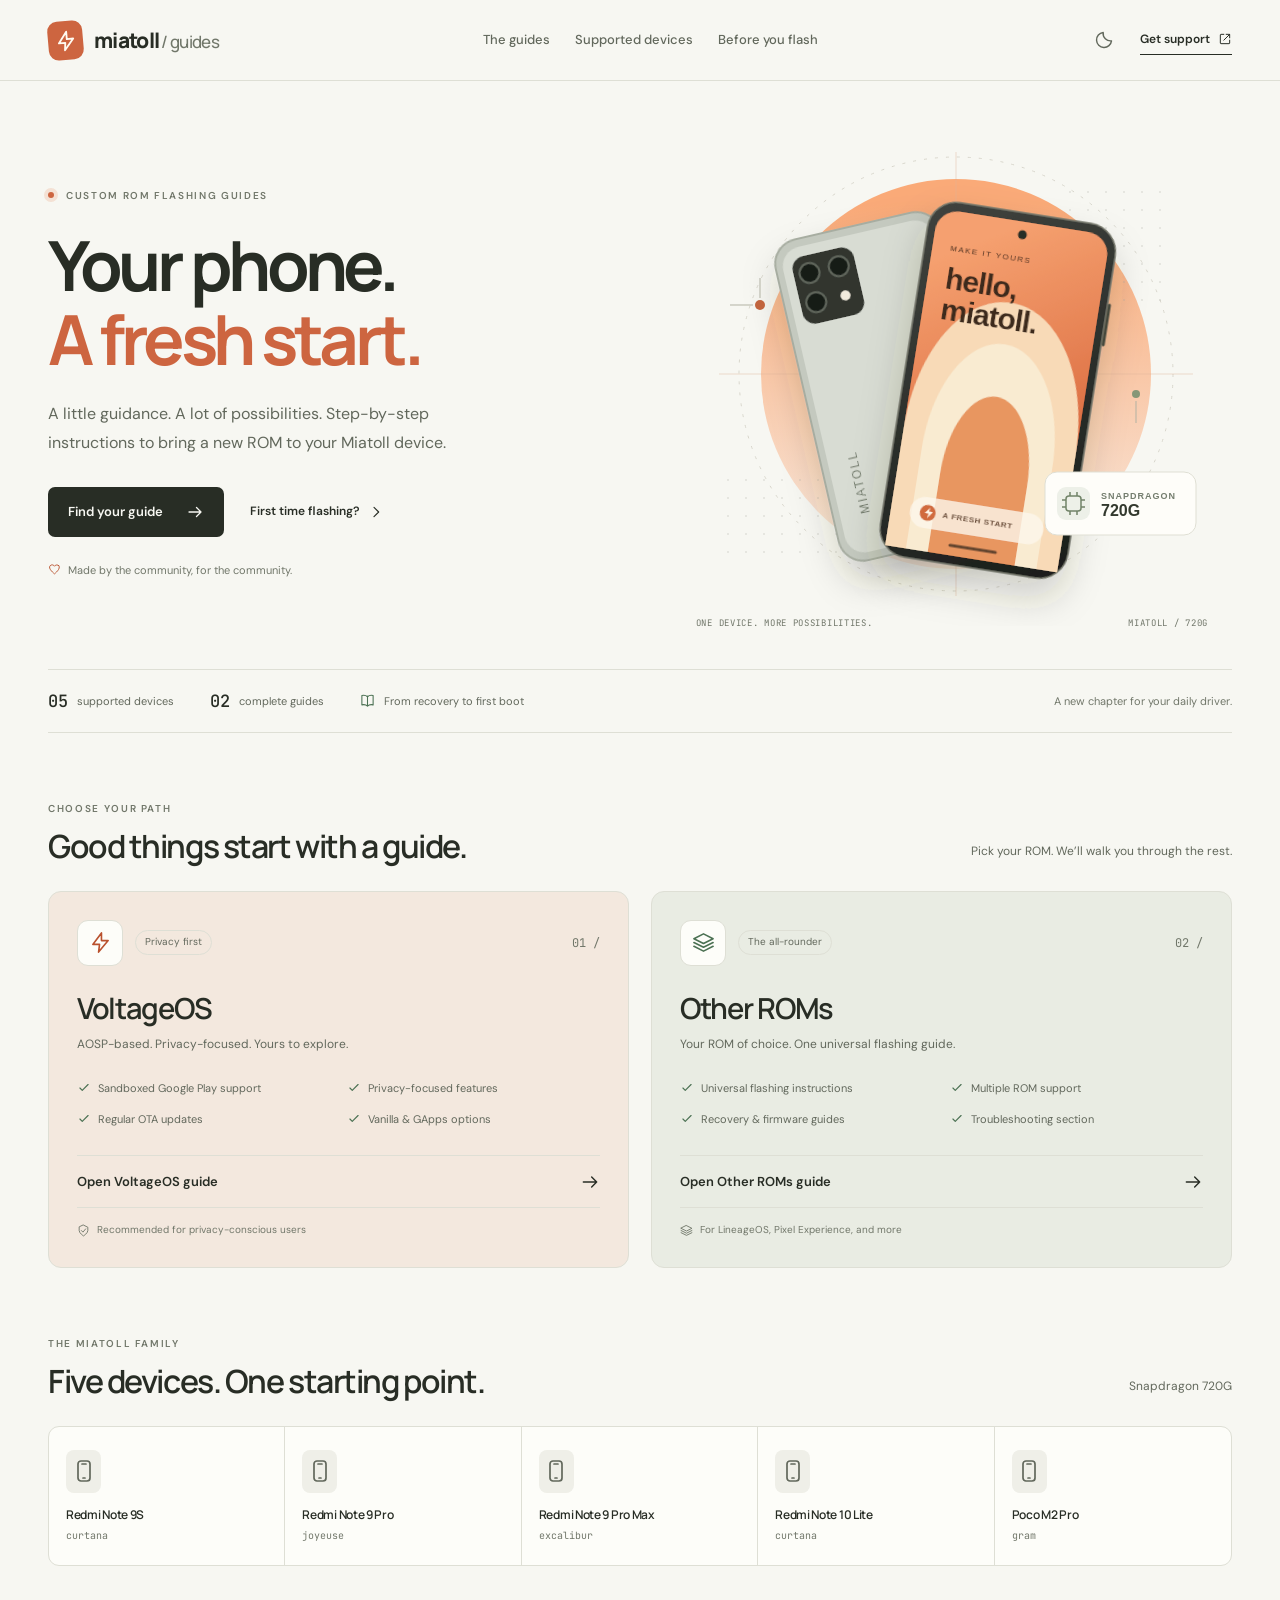
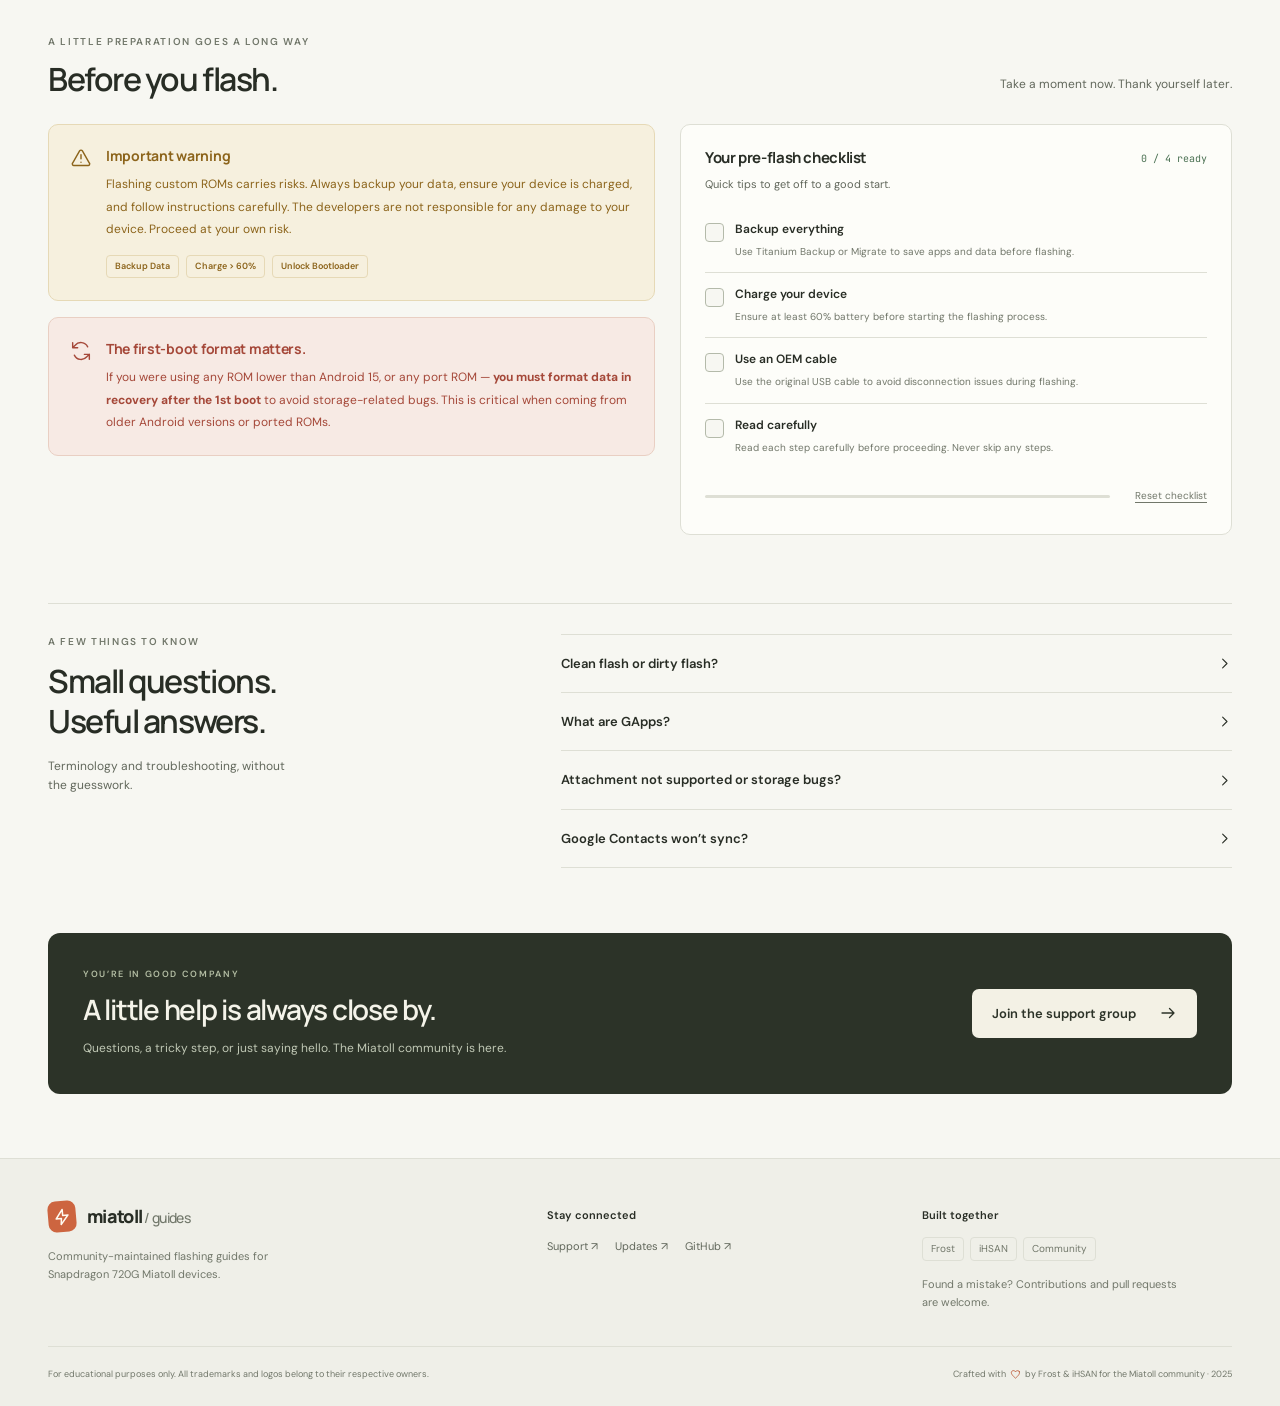
<file: index.html>
<!DOCTYPE html>
<html lang="en">
<head>
  <meta charset="UTF-8">
  <meta name="viewport" content="width=device-width, initial-scale=1.0">
  <meta name="description" content="Community-maintained custom ROM flashing guides for Miatoll devices. Recovery, firmware, VoltageOS, Google Play, and updates, step by step.">
  <meta name="theme-color" content="#f7f7f2">
  <title>Miatoll Guides — A fresh start for your phone</title>
  <script src="theme.js"></script>
  <link rel="icon" href="favicon.svg" type="image/svg+xml">
  <link rel="preconnect" href="https://fonts.googleapis.com">
  <link rel="preconnect" href="https://fonts.gstatic.com" crossorigin>
  <link href="https://fonts.googleapis.com/css2?family=DM+Sans:wght@400;500;600;700&amp;family=Manrope:wght@400;500;600;700;800&amp;family=JetBrains+Mono:wght@400;500&amp;display=swap" rel="stylesheet">
  <link rel="stylesheet" href="styles.css">
  <script src="script.js" defer></script>
</head><body class="home-page"><a class="skip-link" href="#main">Skip to content</a>
<header class="nav-wrap"><div class="nav-inner">
  <a href="index.html" class="nav-logo" aria-label="Miatoll Guides home"><span class="nav-logo-icon"><svg class="icon " aria-hidden="true"><use href="icons.svg#bolt"/></svg></span><span class="nav-logo-name">miatoll<span class="logo-suffix"> / guides</span></span></a>
  <nav class="nav-links" aria-label="Main navigation"><a href="#guides" class="nav-link">The guides</a><a href="#devices" class="nav-link">Supported devices</a><a href="#warning" class="nav-link">Before you flash</a></nav>
  <div class="nav-actions"><button class="icon-button theme-toggle" type="button" aria-label="Switch to dark theme"><svg class="icon " aria-hidden="true"><use href="icons.svg#moon"/></svg></button><a href="https://t.me/Miatoll_Support" target="_blank" rel="noopener noreferrer" class="nav-support">Get support <svg class="icon " aria-hidden="true"><use href="icons.svg#external"/></svg></a><button class="icon-button mobile-menu-btn" id="mobile-menu-btn" type="button" aria-label="Open menu" aria-expanded="false" aria-controls="mobile-menu"><svg class="icon " aria-hidden="true"><use href="icons.svg#menu"/></svg></button></div>
</div><nav class="mobile-menu" id="mobile-menu" aria-label="Mobile navigation" hidden><a href="#guides" class="nav-link">The guides</a><a href="#devices" class="nav-link">Supported devices</a><a href="#warning" class="nav-link">Before you flash</a><a href="https://t.me/Miatoll_Support" target="_blank" rel="noopener noreferrer" class="nav-link">Community support ↗</a></nav></header>
<main id="main" class="page-main">
  <section class="home-hero" aria-labelledby="hero-title"><div class="hero-copy"><div class="eyebrow"><span class="status-dot"></span> CUSTOM ROM FLASHING GUIDES</div><h1 id="hero-title">Your phone.<br><span>A fresh start.</span></h1><p>A little guidance. A lot of possibilities. Step-by-step instructions to bring a new ROM to your Miatoll device.</p><div class="hero-actions"><a href="#guides" class="button button-primary">Find your guide <svg class="icon " aria-hidden="true"><use href="icons.svg#arrow"/></svg></a><a href="#warning" class="text-link">First time flashing? <svg class="icon " aria-hidden="true"><use href="icons.svg#chevron"/></svg></a></div><div class="hero-note"><svg class="icon " aria-hidden="true"><use href="icons.svg#heart"/></svg> Made by the community, for the community.</div></div><div class="hero-art"><img src="device-art.svg" width="560" height="490" alt="Two Miatoll phones with an orange custom ROM screen and Snapdragon 720G badge"><div class="art-caption"><span>ONE DEVICE. MORE POSSIBILITIES.</span><span>MIATOLL / 720G</span></div></div></section>
  <div class="intro-strip"><span><strong>05</strong> supported devices</span><span><strong>02</strong> complete guides</span><span><svg class="icon " aria-hidden="true"><use href="icons.svg#book"/></svg> From recovery to first boot</span><span class="strip-note">A new chapter for your daily driver.</span></div>
  <section id="guides" class="home-section" aria-label="Select a guide"><div class="section-heading"><div><div class="eyebrow">CHOOSE YOUR PATH</div><h2>Good things start with a guide.</h2></div><p>Pick your ROM. We’ll walk you through the rest.</p></div><div class="guide-grid"><article class="guide-card voltage-card"><div class="guide-card-top"><span class="guide-emblem"><svg class="icon " aria-hidden="true"><use href="icons.svg#bolt"/></svg></span><span class="pill">Privacy first</span><span class="card-index">01 /</span></div><h3>VoltageOS</h3><p class="guide-subtitle">AOSP-based. Privacy-focused. Yours to explore.</p><ul class="features"><li><svg class="icon " aria-hidden="true"><use href="icons.svg#check"/></svg><span>Sandboxed Google Play support</span></li><li><svg class="icon " aria-hidden="true"><use href="icons.svg#check"/></svg><span>Privacy-focused features</span></li><li><svg class="icon " aria-hidden="true"><use href="icons.svg#check"/></svg><span>Regular OTA updates</span></li><li><svg class="icon " aria-hidden="true"><use href="icons.svg#check"/></svg><span>Vanilla &amp; GApps options</span></li></ul><a href="voltage_index.html" class="guide-cta">Open VoltageOS guide <svg class="icon " aria-hidden="true"><use href="icons.svg#arrow"/></svg></a><div class="guide-footnote"><svg class="icon " aria-hidden="true"><use href="icons.svg#shield"/></svg>Recommended for privacy-conscious users</div></article><article class="guide-card universal-card"><div class="guide-card-top"><span class="guide-emblem"><svg class="icon " aria-hidden="true"><use href="icons.svg#layers"/></svg></span><span class="pill">The all-rounder</span><span class="card-index">02 /</span></div><h3>Other ROMs</h3><p class="guide-subtitle">Your ROM of choice. One universal flashing guide.</p><ul class="features"><li><svg class="icon " aria-hidden="true"><use href="icons.svg#check"/></svg><span>Universal flashing instructions</span></li><li><svg class="icon " aria-hidden="true"><use href="icons.svg#check"/></svg><span>Multiple ROM support</span></li><li><svg class="icon " aria-hidden="true"><use href="icons.svg#check"/></svg><span>Recovery &amp; firmware guides</span></li><li><svg class="icon " aria-hidden="true"><use href="icons.svg#check"/></svg><span>Troubleshooting section</span></li></ul><a href="normal_index.html" class="guide-cta">Open Other ROMs guide <svg class="icon " aria-hidden="true"><use href="icons.svg#arrow"/></svg></a><div class="guide-footnote"><svg class="icon " aria-hidden="true"><use href="icons.svg#layers"/></svg>For LineageOS, Pixel Experience, and more</div></article></div></section>
  <section id="devices" class="home-section" aria-label="Supported devices"><div class="section-heading"><div><div class="eyebrow">THE MIATOLL FAMILY</div><h2>Five devices. One starting point.</h2></div><p>Snapdragon 720G</p></div><div class="device-grid"><div class="device-card"><span class="device-mark"><svg class="icon " aria-hidden="true"><use href="icons.svg#phone"/></svg></span><h3>Redmi Note 9S</h3><p>curtana</p></div><div class="device-card"><span class="device-mark"><svg class="icon " aria-hidden="true"><use href="icons.svg#phone"/></svg></span><h3>Redmi Note 9 Pro</h3><p>joyeuse</p></div><div class="device-card"><span class="device-mark"><svg class="icon " aria-hidden="true"><use href="icons.svg#phone"/></svg></span><h3>Redmi Note 9 Pro Max</h3><p>excalibur</p></div><div class="device-card"><span class="device-mark"><svg class="icon " aria-hidden="true"><use href="icons.svg#phone"/></svg></span><h3>Redmi Note 10 Lite</h3><p>curtana</p></div><div class="device-card"><span class="device-mark"><svg class="icon " aria-hidden="true"><use href="icons.svg#phone"/></svg></span><h3>Poco M2 Pro</h3><p>gram</p></div></div></section>
  <section id="warning" class="home-section" aria-label="Before you flash"><div class="section-heading"><div><div class="eyebrow">A LITTLE PREPARATION GOES A LONG WAY</div><h2>Before you flash.</h2></div><p>Take a moment now. Thank yourself later.</p></div><div class="preparation-grid"><div class="warning-stack"><div class="alert amber"><svg class="icon alert-icon" aria-hidden="true"><use href="icons.svg#alert"/></svg><div><h3 class="alert-title">Important warning</h3><p class="alert-body">Flashing custom ROMs carries risks. Always backup your data, ensure your device is charged, and follow instructions carefully. The developers are not responsible for any damage to your device. Proceed at your own risk.</p><div class="alert-tags"><span class="alert-tag">Backup Data</span><span class="alert-tag">Charge &gt; 60%</span><span class="alert-tag">Unlock Bootloader</span></div></div></div>
<div class="alert red"><svg class="icon alert-icon" aria-hidden="true"><use href="icons.svg#refresh"/></svg><div><h3 class="alert-title">The first-boot format matters.</h3><p class="alert-body">If you were using any ROM lower than Android 15, or any port ROM — <strong>you must format data in recovery after the 1st boot</strong> to avoid storage-related bugs. This is critical when coming from older Android versions or ported ROMs.</p></div></div></div><div class="prep-card"><div class="prep-heading"><h3>Your pre-flash checklist</h3><span class="checklist-count" aria-live="polite">0 / 4 ready</span></div><p class="prep-intro">Quick tips to get off to a good start.</p><div class="checklist"><label class="checklist-item"><input type="checkbox" data-prep="backup"><span class="custom-check"><svg class="icon " aria-hidden="true"><use href="icons.svg#check"/></svg></span><span><strong>Backup everything</strong><small>Use Titanium Backup or Migrate to save apps and data before flashing.</small></span></label><label class="checklist-item"><input type="checkbox" data-prep="battery"><span class="custom-check"><svg class="icon " aria-hidden="true"><use href="icons.svg#check"/></svg></span><span><strong>Charge your device</strong><small>Ensure at least 60% battery before starting the flashing process.</small></span></label><label class="checklist-item"><input type="checkbox" data-prep="cable"><span class="custom-check"><svg class="icon " aria-hidden="true"><use href="icons.svg#check"/></svg></span><span><strong>Use an OEM cable</strong><small>Use the original USB cable to avoid disconnection issues during flashing.</small></span></label><label class="checklist-item"><input type="checkbox" data-prep="read"><span class="custom-check"><svg class="icon " aria-hidden="true"><use href="icons.svg#check"/></svg></span><span><strong>Read carefully</strong><small>Read each step carefully before proceeding. Never skip any steps.</small></span></label></div><div class="prep-bottom"><span class="checklist-progress"><span></span></span><button type="button" class="reset-checklist">Reset checklist</button></div></div></div></section>
  <section id="troubleshooting" class="home-section faq-section" aria-label="Terminology and troubleshooting"><div><div class="eyebrow">A FEW THINGS TO KNOW</div><h2>Small questions.<br>Useful answers.</h2><p>Terminology and troubleshooting, without the guesswork.</p></div><div class="faq-list"><details><summary>Clean flash or dirty flash?<svg class="icon " aria-hidden="true"><use href="icons.svg#chevron"/></svg></summary><div><p>A <strong>clean flash</strong> wipes all data before installing the ROM and is recommended for major updates. A <strong>dirty flash</strong> installs a new version over the old one, keeping user data. Always read ROM-specific instructions if provided, and back up before either method.</p></div></details><details><summary>What are GApps?<svg class="icon " aria-hidden="true"><use href="icons.svg#chevron"/></svg></summary><div><p>GApps is a Google Apps package for ROMs without built-in Google services. The guides cover vanilla ROMs, normal GApps, and VoltageOS with Sandboxed Google Play.</p></div></details><details><summary>Attachment not supported or storage bugs?<svg class="icon " aria-hidden="true"><use href="icons.svg#chevron"/></svg></summary><div><p>Perform a data format in recovery after first boot when coming from a ROM below Android 15 or a port ROM. Formatting erases your data, so back up first.</p></div></details><details><summary>Google Contacts won’t sync?<svg class="icon " aria-hidden="true"><use href="icons.svg#chevron"/></svg></summary><div><p>For Sandboxed Google Play, give Google Play Services the Contacts permission, then reboot. See the <a href="voltage_index.html#section-sandbox">VoltageOS sandbox guide</a> for the full setup and support links.</p></div></details></div></section>
  <aside class="community-banner"><div><span class="eyebrow">YOU’RE IN GOOD COMPANY</span><h2>A little help is always close by.</h2><p>Questions, a tricky step, or just saying hello. The Miatoll community is here.</p></div><a href="https://t.me/Miatoll_Support" target="_blank" rel="noopener noreferrer" class="button button-light">Join the support group <svg class="icon " aria-hidden="true"><use href="icons.svg#arrow"/></svg></a></aside>
</main><footer class="footer"><div class="footer-inner"><div class="footer-grid">
  <div class="footer-col"><a href="index.html" class="nav-logo"><span class="nav-logo-icon"><svg class="icon " aria-hidden="true"><use href="icons.svg#bolt"/></svg></span><span class="nav-logo-name">miatoll<span class="logo-suffix"> / guides</span></span></a><p>Community-maintained flashing guides for Snapdragon 720G Miatoll devices.</p></div>
  <div class="footer-col"><h3 class="footer-col-title">Stay connected</h3><div class="footer-links"><a href="https://t.me/Miatoll_Support" target="_blank" rel="noopener noreferrer" class="footer-link">Support ↗</a><a href="https://t.me/miatoll" target="_blank" rel="noopener noreferrer" class="footer-link">Updates ↗</a><a href="https://github.com/VoltageOS" target="_blank" rel="noopener noreferrer" class="footer-link">GitHub ↗</a></div></div>
  <div class="footer-col"><h3 class="footer-col-title">Built together</h3><div class="footer-links"><span class="contributor-chip">Frost</span><span class="contributor-chip">iHSAN</span><span class="contributor-chip">Community</span></div><p>Found a mistake? Contributions and pull requests are welcome.</p></div>
</div><div class="footer-bottom"><p>For educational purposes only. All trademarks and logos belong to their respective owners.</p><p>Crafted with <svg class="icon " aria-hidden="true"><use href="icons.svg#heart"/></svg> by Frost &amp; iHSAN for the Miatoll community · 2025</p></div></div></footer>
<button id="back-to-top" class="icon-button" type="button" aria-label="Back to top" title="Back to top" hidden><svg class="icon " aria-hidden="true"><use href="icons.svg#arrow-up"/></svg></button><div id="copy-status" class="sr-only" role="status" aria-live="polite"></div>
</body></html>
</file>
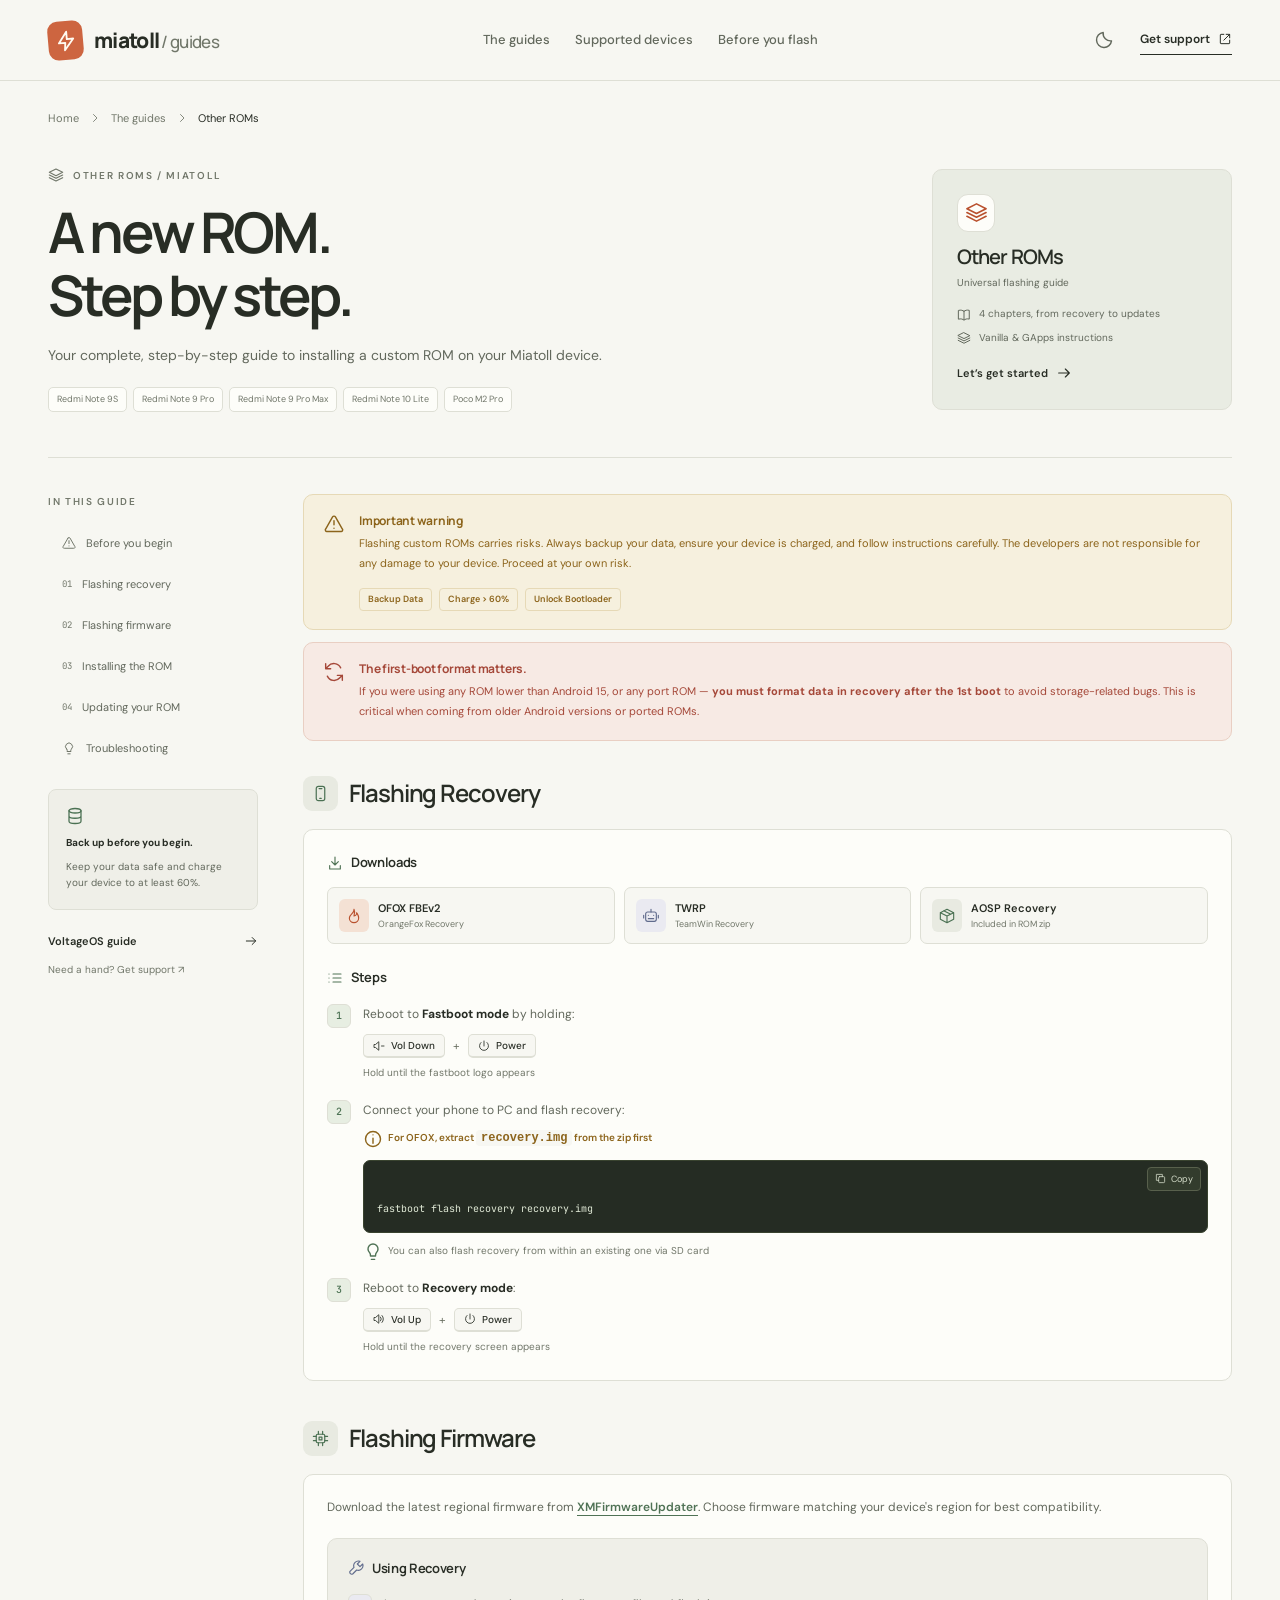
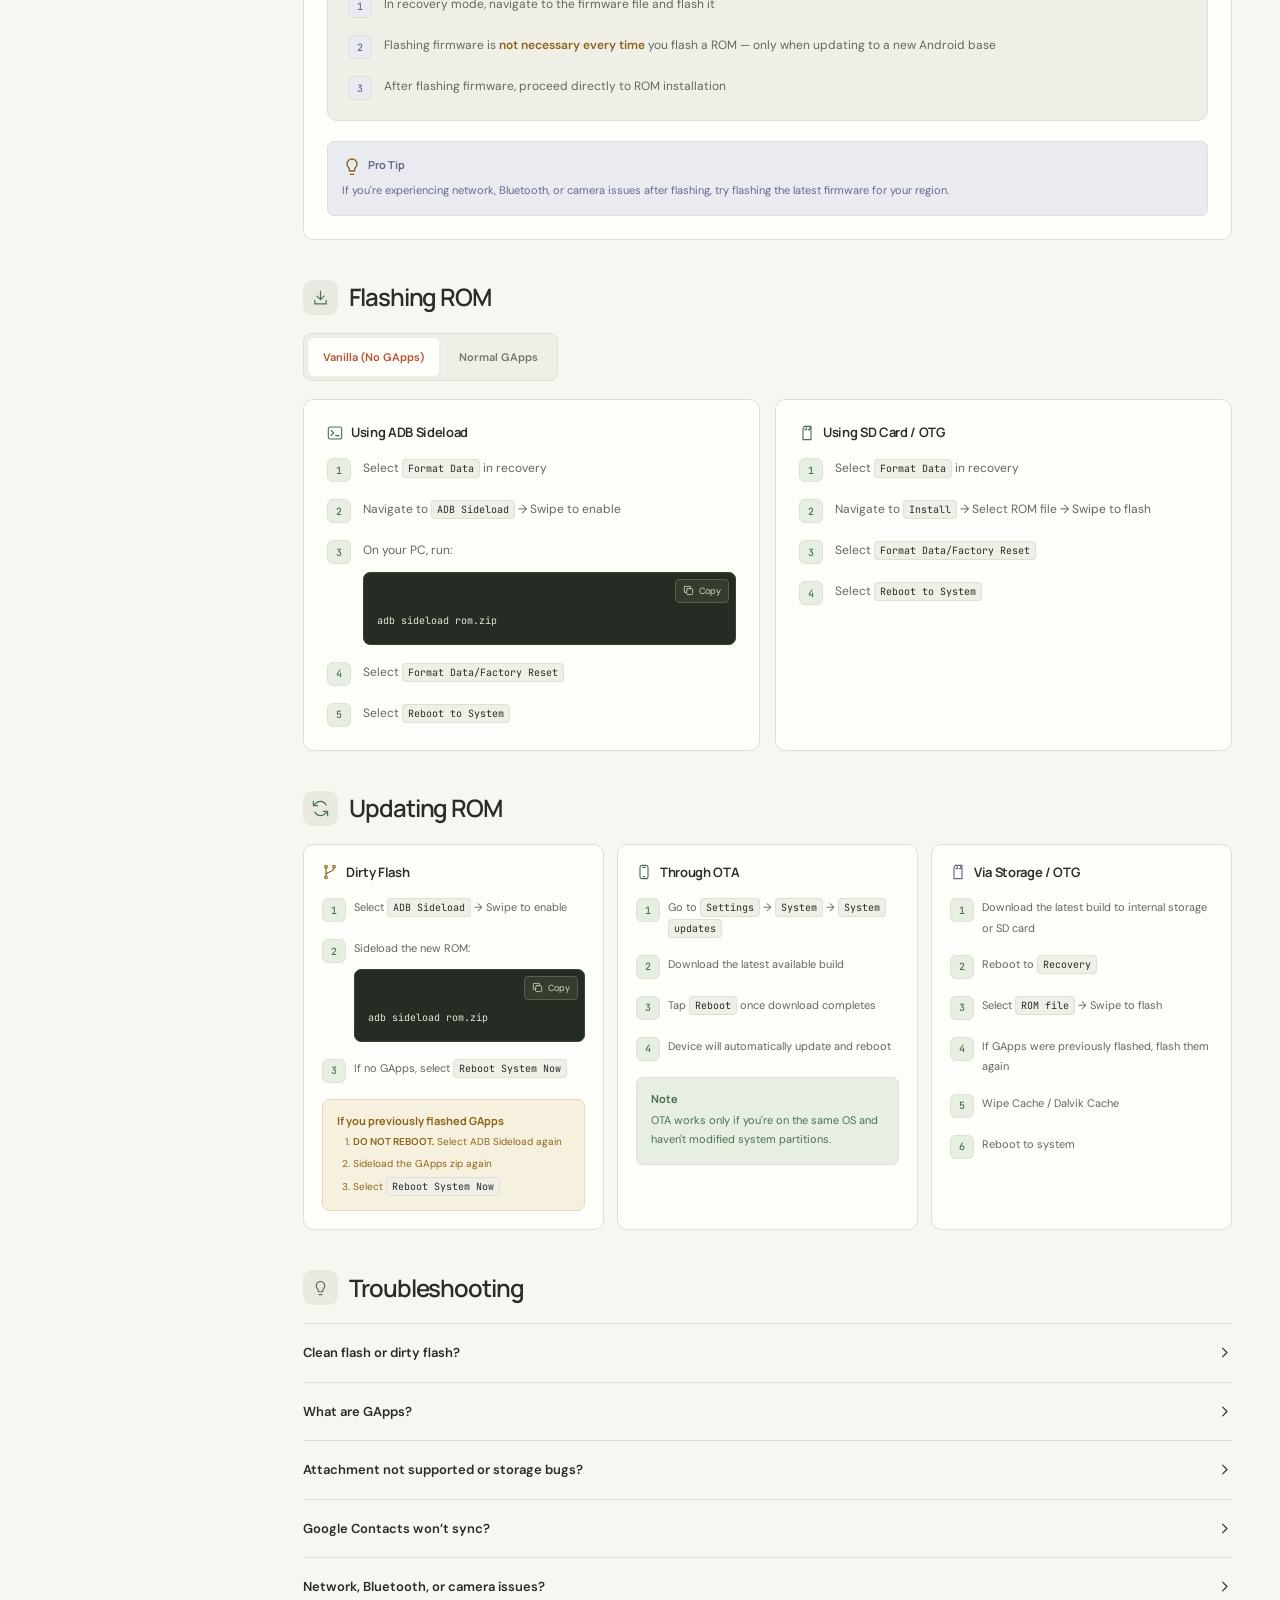
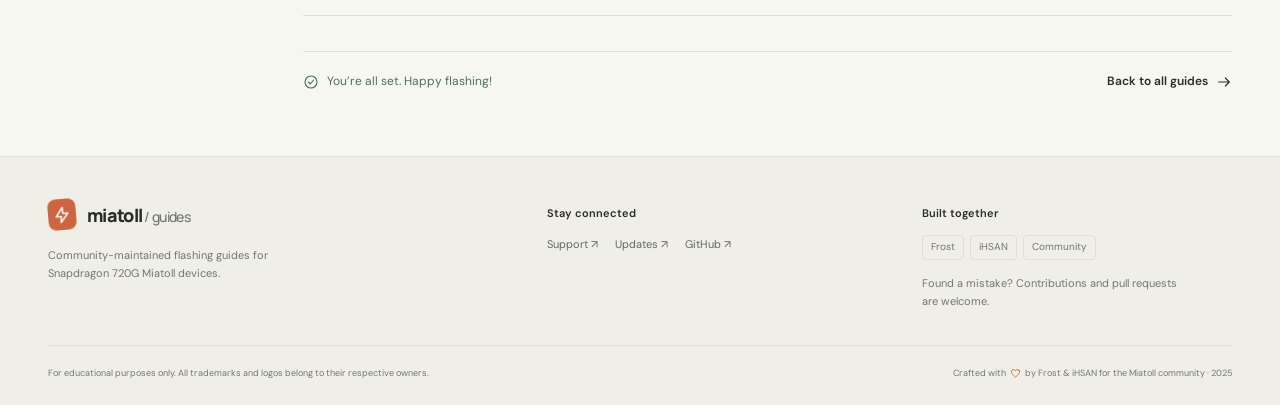
<file: normal_index.html>
<!DOCTYPE html>
<html lang="en">
<head>
  <meta charset="UTF-8">
  <meta name="viewport" content="width=device-width, initial-scale=1.0">
  <meta name="description" content="Your complete, step-by-step guide to installing a custom ROM on your Miatoll device.">
  <meta name="theme-color" content="#f7f7f2">
  <title>Other ROMs Flashing Guide · Miatoll</title>
  <script src="theme.js"></script>
  <link rel="icon" href="favicon.svg" type="image/svg+xml">
  <link rel="preconnect" href="https://fonts.googleapis.com">
  <link rel="preconnect" href="https://fonts.gstatic.com" crossorigin>
  <link href="https://fonts.googleapis.com/css2?family=DM+Sans:wght@400;500;600;700&amp;family=Manrope:wght@400;500;600;700;800&amp;family=JetBrains+Mono:wght@400;500&amp;display=swap" rel="stylesheet">
  <link rel="stylesheet" href="styles.css">
  <script src="script.js" defer></script>
</head><body class="guide-page normal-page"><a class="skip-link" href="#main">Skip to content</a>
<header class="nav-wrap"><div class="nav-inner">
  <a href="index.html" class="nav-logo" aria-label="Miatoll Guides home"><span class="nav-logo-icon"><svg class="icon " aria-hidden="true"><use href="icons.svg#bolt"/></svg></span><span class="nav-logo-name">miatoll<span class="logo-suffix"> / guides</span></span></a>
  <nav class="nav-links" aria-label="Main navigation"><a href="index.html#guides" class="nav-link">The guides</a><a href="index.html#devices" class="nav-link">Supported devices</a><a href="index.html#warning" class="nav-link">Before you flash</a></nav>
  <div class="nav-actions"><button class="icon-button theme-toggle" type="button" aria-label="Switch to dark theme"><svg class="icon " aria-hidden="true"><use href="icons.svg#moon"/></svg></button><a href="https://t.me/Miatoll_Support" target="_blank" rel="noopener noreferrer" class="nav-support">Get support <svg class="icon " aria-hidden="true"><use href="icons.svg#external"/></svg></a><button class="icon-button mobile-menu-btn" id="mobile-menu-btn" type="button" aria-label="Open menu" aria-expanded="false" aria-controls="mobile-menu"><svg class="icon " aria-hidden="true"><use href="icons.svg#menu"/></svg></button></div>
</div><nav class="mobile-menu" id="mobile-menu" aria-label="Mobile navigation" hidden><a href="index.html#guides" class="nav-link">The guides</a><a href="index.html#devices" class="nav-link">Supported devices</a><a href="index.html#warning" class="nav-link">Before you flash</a><a href="https://t.me/Miatoll_Support" target="_blank" rel="noopener noreferrer" class="nav-link">Community support ↗</a></nav></header>
<main id="main" class="page-main">
  <nav class="breadcrumbs" aria-label="Breadcrumb"><a href="index.html">Home</a><svg class="icon " aria-hidden="true"><use href="icons.svg#chevron"/></svg><a href="index.html#guides">The guides</a><svg class="icon " aria-hidden="true"><use href="icons.svg#chevron"/></svg><span aria-current="page">Other ROMs</span></nav>
  <div class="guide-hero"><div><div class="eyebrow"><svg class="icon " aria-hidden="true"><use href="icons.svg#layers"/></svg> OTHER ROMS / MIATOLL</div><h1>A new ROM.<br>Step by step.</h1><p>Your complete, step-by-step guide to installing a custom ROM on your Miatoll device.</p><div class="device-badges"><span class="device-badge">Redmi Note 9S</span><span class="device-badge">Redmi Note 9 Pro</span><span class="device-badge">Redmi Note 9 Pro Max</span><span class="device-badge">Redmi Note 10 Lite</span><span class="device-badge">Poco M2 Pro</span></div></div><div class="guide-overview"><span class="guide-emblem"><svg class="icon " aria-hidden="true"><use href="icons.svg#layers"/></svg></span><h2>Other ROMs</h2><p>Universal flashing guide</p><div><svg class="icon " aria-hidden="true"><use href="icons.svg#book"/></svg> 4 chapters, from recovery to updates</div><div><svg class="icon " aria-hidden="true"><use href="icons.svg#layers"/></svg> Vanilla &amp; GApps instructions</div><a href="#section-recovery" class="text-link">Let’s get started <svg class="icon " aria-hidden="true"><use href="icons.svg#arrow"/></svg></a></div></div>
  <div class="guide-shell"><aside class="guide-sidebar"><div class="sidebar-inner"><p class="eyebrow">IN THIS GUIDE</p><nav class="table-of-contents" aria-label="On this page"><a href="#warning" class="toc-link"><svg class="icon " aria-hidden="true"><use href="icons.svg#alert"/></svg>Before you begin</a><a href="#section-recovery" class="toc-link"><span>01</span>Flashing recovery</a><a href="#section-firmware" class="toc-link"><span>02</span>Flashing firmware</a><a href="#section-rom" class="toc-link"><span>03</span>Installing the ROM</a><a href="#section-update" class="toc-link"><span>04</span>Updating your ROM</a><a href="#troubleshooting" class="toc-link"><svg class="icon " aria-hidden="true"><use href="icons.svg#bulb"/></svg>Troubleshooting</a></nav><div class="sidebar-note"><svg class="icon " aria-hidden="true"><use href="icons.svg#database"/></svg><strong>Back up before you begin.</strong><p>Keep your data safe and charge your device to at least 60%.</p></div><a href="voltage_index.html" class="switch-guide">VoltageOS guide<svg class="icon " aria-hidden="true"><use href="icons.svg#arrow"/></svg></a><a href="https://t.me/Miatoll_Support" target="_blank" rel="noopener noreferrer" class="sidebar-support">Need a hand? Get support ↗</a></div></aside><div class="guide-content"><section id="warning" aria-label="Before you begin"><div class="alert amber"><svg class="icon alert-icon" aria-hidden="true"><use href="icons.svg#alert"/></svg><div><h3 class="alert-title">Important warning</h3><p class="alert-body">Flashing custom ROMs carries risks. Always backup your data, ensure your device is charged, and follow instructions carefully. The developers are not responsible for any damage to your device. Proceed at your own risk.</p><div class="alert-tags"><span class="alert-tag">Backup Data</span><span class="alert-tag">Charge &gt; 60%</span><span class="alert-tag">Unlock Bootloader</span></div></div></div>
<div class="alert red"><svg class="icon alert-icon" aria-hidden="true"><use href="icons.svg#refresh"/></svg><div><h3 class="alert-title">The first-boot format matters.</h3><p class="alert-body">If you were using any ROM lower than Android 15, or any port ROM — <strong>you must format data in recovery after the 1st boot</strong> to avoid storage-related bugs. This is critical when coming from older Android versions or ported ROMs.</p></div></div></section><div class="sections">

      <!-- ── Section 1: Recovery ── -->
      <section id="section-recovery">
        <div class="section-header">
          <div class="section-icon cyan"><svg class="icon " aria-hidden="true"><use href="icons.svg#phone"/></svg></div>
          <h2>Flashing Recovery</h2>
        </div>

        <div class="card">
          <!-- Downloads -->
          <div class="subheading"><svg class="icon " aria-hidden="true" style="color:var(--cyan)"><use href="icons.svg#download"/></svg> Downloads</div>
          <div class="dl-grid">
            <a href="https://orangefox.download/device/5fec5d694be4808bb3b0b7a2" target="_blank" rel="noopener noreferrer" class="dl-card">
              <div class="dl-icon orange"><svg class="icon " aria-hidden="true"><use href="icons.svg#fire"/></svg></div>
              <div><span class="dl-name">OFOX FBEv2</span><span class="dl-sub">OrangeFox Recovery</span></div>
            </a>
            <a href="https://t.me/clarencerepo/510" target="_blank" rel="noopener noreferrer" class="dl-card">
              <div class="dl-icon purple"><svg class="icon " aria-hidden="true"><use href="icons.svg#robot"/></svg></div>
              <div><span class="dl-name">TWRP</span><span class="dl-sub">TeamWin Recovery</span></div>
            </a>
            <div class="dl-card" style="cursor:default">
              <div class="dl-icon cyan"><svg class="icon " aria-hidden="true"><use href="icons.svg#box"/></svg></div>
              <div><span class="dl-name">AOSP Recovery</span><span class="dl-sub">Included in ROM zip</span></div>
            </div>
          </div>

          <!-- Steps -->
          <div class="subheading" style="margin-top:1.5rem"><svg class="icon " aria-hidden="true" style="color:var(--cyan)"><use href="icons.svg#list"/></svg> Steps</div>
          <div class="step-list">
            <div class="step-item">
              <div class="step-num">1</div>
              <div class="step-body">
                Reboot to <strong style="color:var(--text-primary)">Fastboot mode</strong> by holding:
                <div class="key-combo">
                  <kbd><svg class="icon " aria-hidden="true"><use href="icons.svg#volume-down"/></svg> Vol Down</kbd>
                  <span class="key-plus">+</span>
                  <kbd><svg class="icon " aria-hidden="true"><use href="icons.svg#power"/></svg> Power</kbd>
                </div>
                <p style="font-size:.8rem;color:var(--text-muted);margin-top:.4rem">Hold until the fastboot logo appears</p>
              </div>
            </div>
            <div class="step-item">
              <div class="step-num">2</div>
              <div class="step-body">
                Connect your phone to PC and flash recovery:
                <p class="warn-text" style="font-size:.85rem;margin:.4rem 0"><svg class="icon " aria-hidden="true" style="margin-right:5px;color:var(--amber)"><use href="icons.svg#info"/></svg>For OFOX, extract <code style="background:var(--bg-base);padding:1px 5px;border-radius:4px;font-size:12px">recovery.img</code> from the zip first</p>
                <div class="code-wrap">
                  <pre><code>fastboot flash recovery recovery.img</code></pre>
                  <button class="copy-btn" type="button" aria-label="Copy command"><svg class="icon " aria-hidden="true"><use href="icons.svg#copy"/></svg> Copy</button>
                </div>
                <p style="font-size:.8rem;color:var(--text-muted);margin-top:.5rem"><svg class="icon " aria-hidden="true" style="color:var(--cyan);margin-right:5px"><use href="icons.svg#bulb"/></svg>You can also flash recovery from within an existing one via SD card</p>
              </div>
            </div>
            <div class="step-item">
              <div class="step-num">3</div>
              <div class="step-body">
                Reboot to <strong style="color:var(--text-primary)">Recovery mode</strong>:
                <div class="key-combo">
                  <kbd><svg class="icon " aria-hidden="true"><use href="icons.svg#volume-up"/></svg> Vol Up</kbd>
                  <span class="key-plus">+</span>
                  <kbd><svg class="icon " aria-hidden="true"><use href="icons.svg#power"/></svg> Power</kbd>
                </div>
                <p style="font-size:.8rem;color:var(--text-muted);margin-top:.4rem">Hold until the recovery screen appears</p>
              </div>
            </div>
          </div>
        </div>
      </section>

      <!-- ── Section 2: Firmware ── -->
      <section id="section-firmware">
        <div class="section-header">
          <div class="section-icon blue"><svg class="icon " aria-hidden="true"><use href="icons.svg#chip"/></svg></div>
          <h2>Flashing Firmware</h2>
        </div>

        <div class="card">
          <p style="margin-bottom:1.25rem">
            Download the latest regional firmware from
            <a href="https://xmfirmwareupdater.com/" target="_blank" rel="noopener noreferrer" style="color:var(--cyan);text-decoration:underline;font-weight:600">XMFirmwareUpdater</a>.
            Choose firmware matching your device's region for best compatibility.
          </p>

          <div style="background:var(--bg-surface);border:1px solid var(--border);border-radius:10px;padding:1.25rem;margin-bottom:1.25rem">
            <div class="subheading"><svg class="icon " aria-hidden="true" style="color:var(--blue)"><use href="icons.svg#tools"/></svg> Using Recovery</div>
            <div class="step-list">
              <div class="step-item">
                <div class="step-num" style="background:var(--blue-dim);border-color:var(--border);color:var(--blue)">1</div>
                <div class="step-body">In recovery mode, navigate to the firmware file and flash it</div>
              </div>
              <div class="step-item">
                <div class="step-num" style="background:var(--blue-dim);border-color:var(--border);color:var(--blue)">2</div>
                <div class="step-body">Flashing firmware is <span class="warn-text">not necessary every time</span> you flash a ROM — only when updating to a new Android base</div>
              </div>
              <div class="step-item">
                <div class="step-num" style="background:var(--blue-dim);border-color:var(--border);color:var(--blue)">3</div>
                <div class="step-body">After flashing firmware, proceed directly to ROM installation</div>
              </div>
            </div>
          </div>

          <div class="info-box blue">
            <h4><svg class="icon " aria-hidden="true" style="margin-right:6px;color:var(--amber)"><use href="icons.svg#bulb"/></svg>Pro Tip</h4>
            If you're experiencing network, Bluetooth, or camera issues after flashing, try flashing the latest firmware for your region.
          </div>
        </div>
      </section>

      <!-- ── Section 3: ROM ── -->
      <section id="section-rom">
        <div class="section-header">
          <div class="section-icon purple"><svg class="icon " aria-hidden="true"><use href="icons.svg#download"/></svg></div>
          <h2>Flashing ROM</h2>
        </div>

        <!-- Tabs -->
        <div class="tab-bar">
          <button type="button" class="tab-btn active" data-tab="vanilla">Vanilla (No GApps)</button>
          <button type="button" class="tab-btn" data-tab="normal-gapps">Normal GApps</button>
        </div>

        <div id="vanilla" class="tab-content active">
          <div class="grid-2">
            <div class="card">
              <div class="subheading"><svg class="icon " aria-hidden="true" style="color:var(--cyan)"><use href="icons.svg#terminal"/></svg> Using ADB Sideload</div>
              <div class="step-list">
                <div class="step-item"><div class="step-num">1</div><div class="step-body">Select <span class="ui-label">Format Data</span> in recovery</div></div>
                <div class="step-item"><div class="step-num">2</div><div class="step-body">Navigate to <span class="ui-label">ADB Sideload</span> → Swipe to enable</div></div>
                <div class="step-item">
                  <div class="step-num">3</div>
                  <div class="step-body">On your PC, run:
                    <div class="code-wrap"><pre><code>adb sideload rom.zip</code></pre><button class="copy-btn" type="button" aria-label="Copy command"><svg class="icon " aria-hidden="true"><use href="icons.svg#copy"/></svg> Copy</button></div>
                  </div>
                </div>
                <div class="step-item"><div class="step-num">4</div><div class="step-body">Select <span class="ui-label">Format Data/Factory Reset</span></div></div>
                <div class="step-item"><div class="step-num">5</div><div class="step-body">Select <span class="ui-label">Reboot to System</span></div></div>
              </div>
            </div>
            <div class="card">
              <div class="subheading"><svg class="icon " aria-hidden="true" style="color:var(--cyan)"><use href="icons.svg#sd-card"/></svg> Using SD Card / OTG</div>
              <div class="step-list">
                <div class="step-item"><div class="step-num">1</div><div class="step-body">Select <span class="ui-label">Format Data</span> in recovery</div></div>
                <div class="step-item"><div class="step-num">2</div><div class="step-body">Navigate to <span class="ui-label">Install</span> → Select ROM file → Swipe to flash</div></div>
                <div class="step-item"><div class="step-num">3</div><div class="step-body">Select <span class="ui-label">Format Data/Factory Reset</span></div></div>
                <div class="step-item"><div class="step-num">4</div><div class="step-body">Select <span class="ui-label">Reboot to System</span></div></div>
              </div>
            </div>
          </div>
        </div>

        <div id="normal-gapps" class="tab-content">
          <div class="grid-2">
            <div class="card">
              <div class="subheading"><svg class="icon " aria-hidden="true" style="color:var(--cyan)"><use href="icons.svg#terminal"/></svg> Using ADB Sideload</div>
              <div class="step-list">
                <div class="step-item"><div class="step-num">1</div><div class="step-body">Select <span class="ui-label">Format Data</span></div></div>
                <div class="step-item"><div class="step-num">2</div><div class="step-body">Select <span class="ui-label">ADB Sideload</span> → Swipe to enable</div></div>
                <div class="step-item">
                  <div class="step-num">3</div>
                  <div class="step-body">Sideload the ROM:
                    <div class="code-wrap"><pre><code>adb sideload rom.zip</code></pre><button class="copy-btn" type="button" aria-label="Copy command"><svg class="icon " aria-hidden="true"><use href="icons.svg#copy"/></svg> Copy</button></div>
                  </div>
                </div>
                <div class="step-item"><div class="step-num">4</div><div class="step-body"><span class="warn-text">DO NOT REBOOT.</span> Go back and select ADB Sideload again</div></div>
                <div class="step-item">
                  <div class="step-num">5</div>
                  <div class="step-body">Sideload GApps:
                    <div class="code-wrap"><pre><code>adb sideload gapps.zip</code></pre><button class="copy-btn" type="button" aria-label="Copy command"><svg class="icon " aria-hidden="true"><use href="icons.svg#copy"/></svg> Copy</button></div>
                  </div>
                </div>
                <div class="step-item"><div class="step-num">6</div><div class="step-body">Select <span class="ui-label">Factory Reset</span></div></div>
                <div class="step-item"><div class="step-num">7</div><div class="step-body">Select <span class="ui-label">Format Data/Factory Reset</span></div></div>
                <div class="step-item"><div class="step-num">8</div><div class="step-body">Select <span class="ui-label">Reboot System Now</span></div></div>
              </div>
            </div>
            <div class="card">
              <div class="subheading"><svg class="icon " aria-hidden="true" style="color:var(--cyan)"><use href="icons.svg#sd-card"/></svg> Using SD Card / OTG</div>
              <div class="step-list">
                <div class="step-item"><div class="step-num">1</div><div class="step-body">Select <span class="ui-label">Format Data</span></div></div>
                <div class="step-item"><div class="step-num">2</div><div class="step-body">Select <span class="ui-label">ROM file</span> → Swipe to flash</div></div>
                <div class="step-item"><div class="step-num">3</div><div class="step-body">Select <span class="ui-label">GApps file</span> → Swipe to flash</div></div>
                <div class="step-item"><div class="step-num">4</div><div class="step-body">Select <span class="ui-label">Format Data/Factory Reset</span></div></div>
                <div class="step-item"><div class="step-num">5</div><div class="step-body">Select <span class="ui-label">Reboot to System</span></div></div>
              </div>
              <div class="info-box cyan" style="margin-top:1.25rem">
                <h4>GApps Recommendation</h4>
                We recommend <a href="https://nikgapps.com/" target="_blank" rel="noopener noreferrer" style="color:var(--cyan);font-weight:600">NikGApps</a> or <a href="https://mindthegapps.com/" target="_blank" rel="noopener noreferrer" style="color:var(--cyan);font-weight:600">MindTheGApps</a> for Android 14/15 ROMs.
              </div>
            </div>
          </div>
        </div>
      </section>

      <!-- ── Section 4: Update ── -->
      <section id="section-update">
        <div class="section-header">
          <div class="section-icon green"><svg class="icon " aria-hidden="true"><use href="icons.svg#refresh"/></svg></div>
          <h2>Updating ROM</h2>
        </div>

        <div class="grid-3">
          <!-- Dirty Flash -->
          <div class="card">
            <div class="subheading"><svg class="icon " aria-hidden="true" style="color:var(--amber)"><use href="icons.svg#branch"/></svg> Dirty Flash</div>
            <div class="step-list">
              <div class="step-item"><div class="step-num">1</div><div class="step-body">Select <span class="ui-label">ADB Sideload</span> → Swipe to enable</div></div>
              <div class="step-item">
                <div class="step-num">2</div>
                <div class="step-body">Sideload the new ROM:
                  <div class="code-wrap"><pre><code>adb sideload rom.zip</code></pre><button class="copy-btn" type="button" aria-label="Copy command"><svg class="icon " aria-hidden="true"><use href="icons.svg#copy"/></svg> Copy</button></div>
                </div>
              </div>
              <div class="step-item"><div class="step-num">3</div><div class="step-body">If no GApps, select <span class="ui-label">Reboot System Now</span></div></div>
            </div>
            <div class="info-box amber" style="margin-top:1rem">
              <h4>If you previously flashed GApps</h4>
              <ol style="padding-left:1rem;margin-top:6px;font-size:.8rem;display:flex;flex-direction:column;gap:4px">
                <li><span class="warn-text">DO NOT REBOOT.</span> Select ADB Sideload again</li>
                <li>Sideload the GApps zip again</li>
                <li>Select <span class="ui-label">Reboot System Now</span></li>
              </ol>
            </div>
          </div>

          <!-- OTA -->
          <div class="card">
            <div class="subheading"><svg class="icon " aria-hidden="true" style="color:var(--green)"><use href="icons.svg#phone"/></svg> Through OTA</div>
            <div class="step-list">
              <div class="step-item"><div class="step-num">1</div><div class="step-body">Go to <span class="ui-label">Settings</span> → <span class="ui-label">System</span> → <span class="ui-label">System updates</span></div></div>
              <div class="step-item"><div class="step-num">2</div><div class="step-body">Download the latest available build</div></div>
              <div class="step-item"><div class="step-num">3</div><div class="step-body">Tap <span class="ui-label">Reboot</span> once download completes</div></div>
              <div class="step-item"><div class="step-num">4</div><div class="step-body">Device will automatically update and reboot</div></div>
            </div>
            <div class="info-box green" style="margin-top:1rem">
              <h4>Note</h4>
              OTA works only if you're on the same OS and haven't modified system partitions.
            </div>
          </div>

          <!-- Via Storage -->
          <div class="card">
            <div class="subheading"><svg class="icon " aria-hidden="true" style="color:var(--blue)"><use href="icons.svg#sd-card"/></svg> Via Storage / OTG</div>
            <div class="step-list">
              <div class="step-item"><div class="step-num">1</div><div class="step-body">Download the latest build to internal storage or SD card</div></div>
              <div class="step-item"><div class="step-num">2</div><div class="step-body">Reboot to <span class="ui-label">Recovery</span></div></div>
              <div class="step-item"><div class="step-num">3</div><div class="step-body">Select <span class="ui-label">ROM file</span> → Swipe to flash</div></div>
              <div class="step-item"><div class="step-num">4</div><div class="step-body">If GApps were previously flashed, flash them again</div></div>
              <div class="step-item"><div class="step-num">5</div><div class="step-body">Wipe Cache / Dalvik Cache</div></div>
              <div class="step-item"><div class="step-num">6</div><div class="step-body">Reboot to system</div></div>
            </div>
          </div>
        </div>
      </section>

    <section id="troubleshooting"><div class="section-header"><div class="section-icon"><svg class="icon " aria-hidden="true"><use href="icons.svg#bulb"/></svg></div><h2>Troubleshooting</h2></div><div class="faq-list"><details><summary>Clean flash or dirty flash?<svg class="icon " aria-hidden="true"><use href="icons.svg#chevron"/></svg></summary><div><p>A <strong>clean flash</strong> wipes all data before installing the ROM and is recommended for major updates. A <strong>dirty flash</strong> installs a new version over the old one, keeping user data. Always read ROM-specific instructions if provided, and back up before either method.</p></div></details><details><summary>What are GApps?<svg class="icon " aria-hidden="true"><use href="icons.svg#chevron"/></svg></summary><div><p>GApps is a Google Apps package for ROMs without built-in Google services. The guides cover vanilla ROMs, normal GApps, and VoltageOS with Sandboxed Google Play.</p></div></details><details><summary>Attachment not supported or storage bugs?<svg class="icon " aria-hidden="true"><use href="icons.svg#chevron"/></svg></summary><div><p>Perform a data format in recovery after first boot when coming from a ROM below Android 15 or a port ROM. Formatting erases your data, so back up first.</p></div></details><details><summary>Google Contacts won’t sync?<svg class="icon " aria-hidden="true"><use href="icons.svg#chevron"/></svg></summary><div><p>For Sandboxed Google Play, give Google Play Services the Contacts permission, then reboot. See the <a href="voltage_index.html#section-sandbox">VoltageOS sandbox guide</a> for the full setup and support links.</p></div></details><details><summary>Network, Bluetooth, or camera issues?<svg class="icon " aria-hidden="true"><use href="icons.svg#chevron"/></svg></summary><div><p>Try flashing the latest firmware for your region. Visit <a href="https://xmfirmwareupdater.com/" target="_blank" rel="noopener noreferrer">XMFirmwareUpdater</a> and follow the firmware steps above. Always read ROM-specific instructions if provided.</p></div></details></div></section></div><div class="guide-end"><span><svg class="icon " aria-hidden="true"><use href="icons.svg#check-circle"/></svg> You’re all set. Happy flashing!</span><a href="index.html#guides" class="text-link">Back to all guides <svg class="icon " aria-hidden="true"><use href="icons.svg#arrow"/></svg></a></div></div></div>
</main><footer class="footer"><div class="footer-inner"><div class="footer-grid">
  <div class="footer-col"><a href="index.html" class="nav-logo"><span class="nav-logo-icon"><svg class="icon " aria-hidden="true"><use href="icons.svg#bolt"/></svg></span><span class="nav-logo-name">miatoll<span class="logo-suffix"> / guides</span></span></a><p>Community-maintained flashing guides for Snapdragon 720G Miatoll devices.</p></div>
  <div class="footer-col"><h3 class="footer-col-title">Stay connected</h3><div class="footer-links"><a href="https://t.me/Miatoll_Support" target="_blank" rel="noopener noreferrer" class="footer-link">Support ↗</a><a href="https://t.me/miatoll" target="_blank" rel="noopener noreferrer" class="footer-link">Updates ↗</a><a href="https://github.com/VoltageOS" target="_blank" rel="noopener noreferrer" class="footer-link">GitHub ↗</a></div></div>
  <div class="footer-col"><h3 class="footer-col-title">Built together</h3><div class="footer-links"><span class="contributor-chip">Frost</span><span class="contributor-chip">iHSAN</span><span class="contributor-chip">Community</span></div><p>Found a mistake? Contributions and pull requests are welcome.</p></div>
</div><div class="footer-bottom"><p>For educational purposes only. All trademarks and logos belong to their respective owners.</p><p>Crafted with <svg class="icon " aria-hidden="true"><use href="icons.svg#heart"/></svg> by Frost &amp; iHSAN for the Miatoll community · 2025</p></div></div></footer>
<button id="back-to-top" class="icon-button" type="button" aria-label="Back to top" title="Back to top" hidden><svg class="icon " aria-hidden="true"><use href="icons.svg#arrow-up"/></svg></button><div id="copy-status" class="sr-only" role="status" aria-live="polite"></div>
</body></html>
</file>
<file: styles.css>
:root {
  color-scheme: light;
  --bg-base: #f7f7f2;
  --bg-surface: #efefe8;
  --bg-card: #fdfdf9;
  --bg-elevated: #e8eae1;
  --border: #dedfd5;
  --border-hover: #b4baaa;
  --text-primary: #282d25;
  --text-secondary: #62685c;
  --text-muted: #71776a;
  --accent: #b9512e;
  --accent-bright: #cd6540;
  --accent-dim: #f4e1d4;
  --cyan: #4f7255;
  --cyan-dim: #e7eee2;
  --blue: #606b8c;
  --blue-dim: #eaeaf1;
  --amber: #8c641b;
  --amber-bg: #f6f0de;
  --amber-border: #e6d9b6;
  --red: #a54839;
  --red-bg: #f7eae4;
  --red-border: #e9cfc3;
  --green: #4b7153;
  --volt: #ae4e2b;
  --voltage-bg: #f3e8de;
  --universal-bg: #e9ece3;
  --shadow: 0 10px 30px #29301e0a;
  --heading-font: 'Manrope', system-ui, sans-serif;
  --body-font: 'DM Sans', system-ui, sans-serif;
  --mono-font: 'JetBrains Mono', monospace;
}
:root[data-theme='dark'] {
  color-scheme: dark;
  --bg-base: #181c18;
  --bg-surface: #20251f;
  --bg-card: #232822;
  --bg-elevated: #2d332b;
  --border: #384033;
  --border-hover: #64705b;
  --text-primary: #f1f2e8;
  --text-secondary: #b6bdae;
  --text-muted: #a1ac98;
  --accent: #efa47f;
  --accent-bright: #e78e64;
  --accent-dim: #493124;
  --cyan: #afc79b;
  --cyan-dim: #2c3827;
  --blue: #b0b9da;
  --blue-dim: #2f3344;
  --amber: #e6c67d;
  --amber-bg: #312c1c;
  --amber-border: #554b30;
  --red: #eaaa94;
  --red-bg: #34251f;
  --red-border: #604134;
  --green: #afc79b;
  --volt: #efa47f;
  --voltage-bg: #352b23;
  --universal-bg: #293124;
  --shadow: 0 10px 30px #0002;
}
*, *::before, *::after { box-sizing: border-box; }
* { margin: 0; }
html { scroll-behavior: smooth; scroll-padding-top: 105px; }
body { background: var(--bg-base); color: var(--text-secondary); font: 15px/1.65 var(--body-font); -webkit-font-smoothing: antialiased; }
h1, h2, h3, h4 { color: var(--text-primary); font-family: var(--heading-font); line-height: 1.25; }
h1, h2, h3 { letter-spacing: -.045em; }
a { color: var(--accent); text-underline-offset: 4px; }
button, input { font: inherit; }
button, a { -webkit-tap-highlight-color: transparent; }
button { cursor: pointer; }
button:disabled { cursor: wait; }
a, button { touch-action: manipulation; }
button, a, input, summary { outline-offset: 5px; }
:focus-visible { outline: 2px solid var(--accent); }
::selection { background: var(--accent-dim); color: var(--text-primary); }
img { max-width: 100%; }
[hidden] { display: none !important; }
.icon { width: 20px; height: 20px; display: inline-block; flex-shrink: 0; fill: none; stroke: currentColor; stroke-width: 1.7; stroke-linecap: round; stroke-linejoin: round; vertical-align: middle; }
.sr-only { position: absolute; width: 1px; height: 1px; padding: 0; margin: -1px; overflow: hidden; clip-path: inset(50%); white-space: nowrap; border: 0; }
.skip-link { position: fixed; top: -100px; left: 20px; z-index: 200; padding: 12px 20px; background: var(--text-primary); color: var(--bg-base); border-radius: 8px; }
.skip-link:focus { top: 12px; }
.nav-wrap { position: sticky; top: 0; z-index: 100; background: var(--bg-base); border-bottom: 1px solid var(--border); }
.nav-inner { max-width: 1240px; margin: auto; padding: 0 28px; min-height: 80px; display: flex; align-items: center; justify-content: space-between; gap: 24px; }
.nav-logo { display: inline-flex; align-items: center; gap: 11px; color: var(--text-primary); text-decoration: none; white-space: nowrap; }
.nav-logo-icon { display: flex; align-items: center; justify-content: center; width: 35px; height: 39px; border-radius: 10px; background: var(--accent-bright); color: #fffaf0; transform: rotate(-5deg); }
.nav-logo-icon .icon { width: 22px; height: 22px; stroke-width: 2; }
.nav-logo-name { font: 800 21px/1 var(--heading-font); letter-spacing: -.7px; }
.logo-suffix { font-weight: 500; color: var(--text-muted); font-size: 17px; }
.nav-links { display: flex; align-items: center; gap: 25px; }
.nav-link { font-size: 13px; font-weight: 500; color: var(--text-secondary); text-decoration: none; padding: 10px 0; }
.nav-link:hover { color: var(--accent); }
.nav-actions { display: flex; align-items: center; gap: 15px; }
.icon-button { display: inline-flex; justify-content: center; align-items: center; height: 42px; width: 42px; border: 1px solid var(--border); border-radius: 50%; color: var(--text-secondary); background: transparent; transition: background .2s, color .2s; }
.icon-button:hover { color: var(--text-primary); background: var(--bg-elevated); }
.theme-toggle { border: 0; }
.nav-support { color: var(--text-primary); font-size: 12px; font-weight: 600; text-decoration: none; border-bottom: 1px solid var(--text-primary); padding: 5px 0; display: flex; align-items: center; gap: 8px; }
.nav-support .icon { width: 14px; height: 14px; }
.mobile-menu-btn { display: none; border: 0; }
.mobile-menu { padding: 12px 28px 20px; border-top: 1px solid var(--border); background: var(--bg-base); }
.mobile-menu .nav-link { display: block; padding: 10px 0; }
.page-main { max-width: 1240px; margin: auto; padding: 0 28px 64px; }
.eyebrow { color: var(--text-muted); font: 600 10px/1.5 var(--body-font); letter-spacing: 1.65px; display: flex; align-items: center; gap: 9px; }
.eyebrow .icon { width: 16px; height: 16px; }
.status-dot { width: 6px; height: 6px; border-radius: 50%; background: var(--accent-bright); box-shadow: 0 0 0 4px var(--accent-dim); margin-right: 3px; }
.home-hero { display: grid; grid-template-columns: 1.06fr 1fr; align-items: center; gap: 30px; padding: 55px 0 38px; }
.hero-copy { padding: 17px 0; }
.hero-copy h1 { font-size: clamp(46px, 5.4vw, 72px); line-height: 1.08; font-weight: 700; margin: 25px 0 23px; letter-spacing: -.065em; }
.hero-copy h1 span { color: var(--accent-bright); }
.hero-copy > p { max-width: 420px; font-size: 16px; line-height: 1.8; }
.hero-actions { display: flex; align-items: center; flex-wrap: wrap; gap: 26px; margin: 30px 0 24px; }
.button { display: inline-flex; justify-content: center; align-items: center; gap: 23px; padding: 14px 20px; border-radius: 7px; font-size: 13px; font-weight: 600; text-decoration: none; transition: transform .2s, background .2s; }
.button:hover { transform: translateY(-2px); }
.button-primary { background: var(--text-primary); color: var(--bg-base); }
.button-primary:hover { background: var(--accent); }
.button .icon { width: 18px; height: 18px; }
.text-link { display: inline-flex; align-items: center; gap: 8px; color: var(--text-primary); text-decoration: none; font-size: 12px; font-weight: 600; }
.text-link:hover { color: var(--accent); }
.text-link .icon { width: 16px; height: 16px; }
.hero-note { font-size: 11px; color: var(--text-muted); display: flex; align-items: center; gap: 7px; }
.hero-note .icon { width: 13px; height: 13px; color: var(--accent); }
.hero-art { min-width: 0; }
.hero-art > img { display: block; width: 100%; height: auto; }
.art-caption { display: flex; justify-content: space-between; margin: -9px 24px 0; color: var(--text-muted); font: 9px/1.5 var(--mono-font); letter-spacing: .7px; gap: 12px; }
.intro-strip { display: flex; align-items: center; gap: 36px; border-top: 1px solid var(--border); border-bottom: 1px solid var(--border); padding: 20px 0; font-size: 11px; }
.intro-strip > span { display: flex; align-items: center; gap: 9px; }
.intro-strip strong { color: var(--text-primary); font: 500 17px var(--mono-font); }
.intro-strip .icon { width: 15px; height: 15px; color: var(--green); }
.strip-note { margin-left: auto; color: var(--text-muted); }
.home-section { margin-top: 68px; }
.section-heading { display: flex; justify-content: space-between; align-items: flex-end; gap: 28px; margin-bottom: 25px; }
.section-heading h2 { font-size: clamp(25px, 2.7vw, 32px); margin-top: 10px; font-weight: 600; }
.section-heading > p { font-size: 12px; padding-bottom: 4px; max-width: 275px; }
.guide-grid { display: grid; grid-template-columns: 1fr 1fr; gap: 22px; }
.guide-card { border: 1px solid var(--border); border-radius: 13px; padding: 28px; transition: box-shadow .2s, border-color .2s; min-width: 0; }
.guide-card:hover { box-shadow: var(--shadow); border-color: var(--border-hover); }
.voltage-card { background: var(--voltage-bg); }
.universal-card { background: var(--universal-bg); }
.guide-card-top { display: flex; align-items: center; gap: 12px; margin-bottom: 24px; }
.guide-emblem { width: 46px; height: 46px; border-radius: 11px; display: inline-flex; align-items: center; justify-content: center; background: var(--bg-card); color: var(--accent); border: 1px solid var(--border); }
.guide-emblem .icon { width: 23px; height: 23px; }
.universal-card .guide-emblem { color: var(--green); }
.pill { font-size: 10px; color: var(--text-secondary); padding: 3px 9px; border: 1px solid var(--border); border-radius: 20px; }
.card-index { margin-left: auto; font: 12px var(--mono-font); color: var(--text-muted); }
.guide-card h3 { font-size: 29px; font-weight: 600; }
.guide-subtitle { margin-top: 9px; font-size: 12px; }
.features { padding: 0; list-style: none; display: grid; grid-template-columns: 1fr 1fr; gap: 13px 16px; margin: 24px 0 27px; }
.features li { display: flex; gap: 7px; align-items: flex-start; font-size: 11px; }
.features .icon { width: 14px; height: 14px; margin-top: 2px; color: var(--green); stroke-width: 2; }
.guide-cta { display: flex; align-items: center; justify-content: space-between; padding: 15px 0; border-top: 1px solid var(--border); border-bottom: 1px solid var(--border); color: var(--text-primary); text-decoration: none; font-weight: 600; font-size: 13px; }
.guide-cta:hover { color: var(--accent); }
.guide-cta .icon { transition: transform .2s; }
.guide-cta:hover .icon { transform: translateX(4px); }
.guide-footnote { display: flex; gap: 7px; align-items: center; font-size: 10px; margin-top: 14px; color: var(--text-muted); }
.guide-footnote .icon { width: 13px; height: 13px; }
.device-grid { display: grid; grid-template-columns: repeat(5, minmax(0, 1fr)); border: 1px solid var(--border); border-radius: 11px; overflow: hidden; background: var(--bg-card); }
.device-card { padding: 23px 17px; border-right: 1px solid var(--border); }
.device-card:last-child { border-right: 0; }
.device-mark { display: flex; justify-content: center; align-items: center; width: 35px; height: 43px; margin-bottom: 14px; border-radius: 8px; background: var(--bg-surface); color: var(--text-secondary); }
.device-mark .icon { width: 24px; height: 24px; }
.device-card h3 { font-size: 12px; font-weight: 600; letter-spacing: -.025em; }
.device-card p { font: 10px var(--mono-font); color: var(--text-muted); margin-top: 7px; }
.preparation-grid { display: grid; grid-template-columns: 1.1fr 1fr; gap: 25px; align-items: start; }
.warning-stack { display: flex; flex-direction: column; gap: 16px; }
.alert { display: flex; align-items: flex-start; gap: 15px; padding: 22px; border: 1px solid; border-radius: 10px; }
.alert-icon { width: 20px; height: 20px; margin-top: 1px; }
.alert-title { font-size: 14px; font-weight: 700; letter-spacing: -.02em; margin-bottom: 9px; }
.alert-body { font-size: 12px; line-height: 1.85; }
.alert-tags { display: flex; flex-wrap: wrap; gap: 7px; margin-top: 15px; }
.alert-tag { font-size: 9px; font-weight: 600; border: 1px solid var(--amber-border); padding: 3px 8px; border-radius: 4px; }
.alert.amber { background: var(--amber-bg); border-color: var(--amber-border); color: var(--amber); }
.alert.amber .alert-title { color: var(--amber); }
.alert.red { background: var(--red-bg); border-color: var(--red-border); color: var(--red); }
.alert.red .alert-title { color: var(--red); }
.alert strong { font-weight: 700; }
.prep-card { padding: 24px; border: 1px solid var(--border); border-radius: 10px; background: var(--bg-card); }
.prep-heading { display: flex; align-items: center; justify-content: space-between; gap: 10px; }
.prep-heading h3 { font-size: 15px; font-weight: 700; letter-spacing: -.025em; }
.checklist-count { color: var(--green); font: 10px var(--mono-font); white-space: nowrap; }
.prep-intro { font-size: 11px; margin-top: 7px; }
.checklist { margin-top: 15px; }
.checklist-item { position: relative; display: flex; gap: 11px; cursor: pointer; border-bottom: 1px solid var(--border); padding: 12px 0; }
.checklist-item:last-child { border: 0; }
.checklist-item input { position: absolute; opacity: 0; width: 19px; height: 19px; top: 15px; left: 0; }
.custom-check { width: 19px; height: 19px; border: 1px solid var(--border-hover); flex-shrink: 0; border-radius: 4px; margin-top: 3px; display: flex; align-items: center; justify-content: center; color: transparent; background: var(--bg-base); }
.custom-check .icon { width: 13px; height: 13px; stroke-width: 2; }
.checklist-item input:checked + .custom-check { background: var(--green); color: var(--bg-base); border-color: var(--green); }
.checklist-item input:focus-visible + .custom-check { outline: 2px solid var(--accent); outline-offset: 3px; }
.checklist-item strong { display: block; color: var(--text-primary); font-size: 12px; font-weight: 600; }
.checklist-item small { display: block; color: var(--text-muted); font-size: 10px; line-height: 1.65; margin-top: 4px; }
.prep-bottom { display: flex; align-items: center; gap: 25px; margin-top: 15px; }
.checklist-progress { height: 3px; flex: 1; background: var(--border); border-radius: 3px; overflow: hidden; }
.checklist-progress > span { display: block; height: 100%; width: 0; background: var(--green); transition: width .2s; }
.reset-checklist { background: none; border: 0; padding: 5px 0; font-size: 10px; color: var(--text-muted); text-decoration: underline; text-underline-offset: 3px; }
.faq-section { display: grid; grid-template-columns: 1fr 1.5fr; gap: 65px; padding-top: 30px; border-top: 1px solid var(--border); }
.faq-section h2 { font-size: 32px; margin-top: 12px; font-weight: 600; }
.faq-section > div > p { max-width: 250px; font-size: 12px; margin-top: 16px; }
.faq-list details { border-bottom: 1px solid var(--border); }
.faq-list details:first-child { border-top: 1px solid var(--border); }
.faq-list summary { color: var(--text-primary); cursor: pointer; padding: 18px 0; list-style: none; display: flex; align-items: center; justify-content: space-between; gap: 15px; font-size: 13px; font-weight: 600; }
.faq-list summary::-webkit-details-marker { display: none; }
.faq-list summary .icon { width: 15px; height: 15px; transition: transform .2s; }
.faq-list details[open] summary .icon { transform: rotate(90deg); }
.faq-list details > div { padding: 0 30px 20px 0; font-size: 12px; line-height: 1.85; }
.faq-list details p + p { margin-top: 10px; }
.community-banner { margin-top: 65px; padding: 35px; border-radius: 12px; background: #2c3328; color: #c0c8b5; display: flex; align-items: center; justify-content: space-between; gap: 30px; }
.community-banner .eyebrow { color: #b3bda3; font-size: 9px; }
.community-banner h2 { color: #f4f3e9; font-size: 28px; font-weight: 600; margin-top: 10px; }
.community-banner p { font-size: 12px; margin-top: 12px; }
.button-light { background: #f3f1e5; color: #2c3328; flex-shrink: 0; }
.button-light:hover { background: #f1d3b7; }
.footer { border-top: 1px solid var(--border); background: var(--bg-surface); padding: 42px 28px 24px; }
.footer-inner { max-width: 1184px; margin: auto; }
.footer-grid { display: grid; grid-template-columns: 1.4fr 1fr 1fr; gap: 65px; padding-bottom: 35px; }
.footer-col .nav-logo-name { font-size: 18px; }
.footer-col .logo-suffix { font-size: 14px; }
.footer-col .nav-logo-icon { width: 28px; height: 31px; border-radius: 8px; }
.footer-col .nav-logo-icon .icon { width: 18px; height: 18px; }
.footer-col p { max-width: 270px; font-size: 11px; color: var(--text-muted); margin-top: 14px; }
.footer-col-title { font: 600 11px var(--body-font); letter-spacing: 0; margin: 7px 0 15px; }
.footer-links { display: flex; gap: 17px; flex-wrap: wrap; }
.footer-link { color: var(--text-secondary); font-size: 11px; text-decoration: none; }
.footer-link:hover { color: var(--accent); }
.contributor-chip { font-size: 10px; padding: 3px 8px; border: 1px solid var(--border); border-radius: 4px; color: var(--text-muted); }
.footer-col:has(.contributor-chip) .footer-links { gap: 6px; }
.footer-bottom { display: flex; align-items: center; justify-content: space-between; gap: 25px; border-top: 1px solid var(--border); padding-top: 20px; color: var(--text-muted); font-size: 9px; }
.footer-bottom .icon { width: 11px; height: 11px; color: var(--accent); margin: 0 2px; }
#back-to-top { position: fixed; bottom: 24px; right: 24px; background: var(--bg-card); box-shadow: var(--shadow); z-index: 80; }
/* The long-form guides share the same visual language as the hub. */
.breadcrumbs { display: flex; flex-wrap: wrap; align-items: center; gap: 10px; padding-top: 28px; font-size: 11px; }
.breadcrumbs a { color: var(--text-muted); text-decoration: none; }
.breadcrumbs a:hover { color: var(--accent); }
.breadcrumbs .icon { width: 12px; height: 12px; color: var(--text-muted); }
.breadcrumbs span { color: var(--text-primary); }
.guide-hero { display: grid; grid-template-columns: 1fr 300px; gap: 55px; padding: 40px 0 45px; border-bottom: 1px solid var(--border); margin-bottom: 36px; align-items: center; }
.guide-hero h1 { font-size: clamp(38px, 4.5vw, 56px); line-height: 1.13; font-weight: 650; margin: 17px 0; letter-spacing: -.06em; }
.voltage-page .guide-hero h1 { color: var(--accent); }
.guide-hero > div > p { max-width: 560px; font-size: 14px; }
.device-badges { display: flex; flex-wrap: wrap; gap: 6px; margin-top: 20px; }
.device-badge { font-size: 9px; padding: 4px 8px; border: 1px solid var(--border); border-radius: 5px; color: var(--text-muted); background: var(--bg-card); }
.guide-overview { padding: 24px; border: 1px solid var(--border); border-radius: 10px; background: var(--universal-bg); }
.voltage-page .guide-overview { background: var(--voltage-bg); }
.guide-overview .guide-emblem { width: 38px; height: 38px; margin-bottom: 12px; }
.guide-overview h2 { font-size: 20px; font-weight: 600; }
.guide-overview > p { font-size: 10px !important; margin: 6px 0 15px; }
.guide-overview > div { display: flex; align-items: center; gap: 8px; font-size: 10px; margin-top: 7px; }
.guide-overview > div .icon { width: 14px; height: 14px; }
.guide-overview > a { margin-top: 18px; font-size: 11px; }
.guide-shell { display: grid; grid-template-columns: 210px minmax(0, 1fr); gap: 45px; }
.guide-sidebar { min-width: 0; }
.sidebar-inner { position: sticky; top: 109px; }
.table-of-contents { display: flex; flex-direction: column; gap: 3px; margin: 15px 0 22px; }
.toc-link { display: flex; gap: 10px; align-items: center; padding: 10px 12px; color: var(--text-secondary); border-left: 2px solid transparent; text-decoration: none; font-size: 11px; border-radius: 0 5px 5px 0; }
.toc-link > span { color: var(--text-muted); font: 9px var(--mono-font); }
.toc-link .icon { width: 14px; height: 14px; color: var(--text-muted); }
.toc-link:hover { color: var(--accent); background: var(--bg-surface); }
.toc-link.active { color: var(--accent); border-left-color: var(--accent); background: var(--accent-dim); }
.toc-link.active .icon, .toc-link.active > span { color: var(--accent); }
.sidebar-note { border: 1px solid var(--border); border-radius: 8px; padding: 17px; background: var(--bg-surface); }
.sidebar-note > .icon { width: 18px; height: 18px; color: var(--green); display: block; margin-bottom: 10px; }
.sidebar-note strong { color: var(--text-primary); font-size: 10px; display: block; }
.sidebar-note p { font-size: 10px; margin-top: 7px; }
.switch-guide { display: flex; align-items: center; justify-content: space-between; font-size: 11px; font-weight: 600; margin-top: 22px; color: var(--text-primary); text-decoration: none; }
.switch-guide .icon { width: 14px; height: 14px; }
.sidebar-support { display: block; color: var(--text-muted); font-size: 10px; margin-top: 12px; text-decoration: none; }
.sidebar-support:hover, .switch-guide:hover { color: var(--accent); }
.guide-content { min-width: 0; }
.guide-content > #warning { display: grid; grid-template-columns: 1fr; gap: 12px; margin-bottom: 35px; }
.guide-content .alert { padding: 18px 20px; }
.guide-content .alert-title { font-size: 12px; margin-bottom: 5px; }
.guide-content .alert-body { font-size: 11px; }
.sections { display: flex; flex-direction: column; gap: 40px; }
section, #section-sandbox { scroll-margin-top: 105px; }
.section-header { display: flex; align-items: center; gap: 11px; margin-bottom: 18px; }
.section-header h2 { font-size: 24px; font-weight: 600; }
.section-icon { width: 35px; height: 35px; display: flex; align-items: center; justify-content: center; background: var(--bg-elevated); color: var(--green); border-radius: 9px; }
.section-icon .icon { width: 17px; height: 17px; }
.section-icon.volt { color: var(--accent); background: var(--accent-dim); }
.card { background: var(--bg-card); border: 1px solid var(--border); border-radius: 10px; padding: 23px; min-width: 0; }
.card > p { font-size: 12px; }
.subheading { display: flex; align-items: center; gap: 8px; font: 650 13px/1.5 var(--heading-font); color: var(--text-primary); margin-bottom: 15px; letter-spacing: -.025em; }
.subheading .icon { width: 16px; height: 16px; }
.dl-grid { display: grid; grid-template-columns: repeat(3, minmax(0, 1fr)); gap: 9px; margin-bottom: 18px; }
.dl-card { display: flex; align-items: center; gap: 9px; padding: 11px; border: 1px solid var(--border); border-radius: 7px; background: var(--bg-base); text-decoration: none; min-width: 0; }
a.dl-card:hover { border-color: var(--accent); background: var(--accent-dim); }
.dl-icon { width: 30px; height: 33px; display: flex; align-items: center; justify-content: center; border-radius: 6px; background: var(--bg-elevated); color: var(--green); flex-shrink: 0; }
.dl-icon .icon { width: 16px; height: 16px; }
.dl-icon.orange { color: var(--accent); background: var(--accent-dim); }
.dl-icon.purple { color: var(--blue); background: var(--blue-dim); }
.dl-name { display: block; font-size: 11px; color: var(--text-primary); font-weight: 600; }
.dl-sub { display: block; font-size: 9px; color: var(--text-muted); }
.step-list { display: flex; flex-direction: column; gap: 16px; }
.step-item { display: flex; align-items: flex-start; gap: 12px; min-width: 0; }
.step-num { width: 24px; height: 24px; display: flex; align-items: center; justify-content: center; flex-shrink: 0; border: 1px solid var(--border); border-radius: 6px; background: var(--cyan-dim); color: var(--green); font: 500 10px var(--mono-font); margin-top: 1px; }
.step-num.volt-num { background: var(--accent-dim); color: var(--accent); }
.step-body { flex: 1; min-width: 0; font-size: 12px; line-height: 1.85; }
.step-body > p { font-size: 10px !important; }
.step-body > .icon { width: 14px; height: 14px; }
.key-combo { display: flex; flex-wrap: wrap; align-items: center; gap: 8px; margin-top: 9px; }
kbd { display: inline-flex; align-items: center; gap: 6px; padding: 4px 9px; border: 1px solid var(--border); border-bottom-width: 2px; border-radius: 5px; color: var(--text-primary); background: var(--bg-base); font: 500 10px var(--body-font); }
kbd .icon { width: 12px; height: 12px; }
.key-plus { color: var(--text-muted); font-size: 12px; }
.ui-label { display: inline; font: 10px/1.9 var(--mono-font); color: var(--text-primary); background: var(--bg-surface); border: 1px solid var(--border); padding: 2px 5px; border-radius: 4px; overflow-wrap: anywhere; box-decoration-break: clone; -webkit-box-decoration-break: clone; }
.warn-text { color: var(--amber); font-weight: 600; }
.code-wrap { position: relative; margin-top: 10px; min-width: 0; }
pre { background: #252c23; color: #e0e9d6; border: 1px solid #39432f; border-radius: 7px; padding: 39px 13px 14px; overflow-x: auto; white-space: pre; font: 10px/1.8 var(--mono-font); }
pre code { font: inherit; }
.copy-btn { position: absolute; top: 7px; right: 7px; border: 1px solid #58604c; background: #333c2d; color: #d5ddca; border-radius: 4px; display: flex; gap: 5px; align-items: center; font-size: 9px; padding: 3px 7px; }
.copy-btn .icon { width: 11px; height: 11px; }
.copy-btn:hover { background: #46533c; }
.copy-btn.copied { color: #d5efba; border-color: #8cab6c; }
.copy-btn.copy-failed { color: #ffbd9d; border-color: #e4a080; }
.grid-2 { display: grid; grid-template-columns: repeat(2, minmax(0, 1fr)); gap: 15px; }
.grid-3 { display: grid; grid-template-columns: repeat(3, minmax(0, 1fr)); gap: 13px; }
.grid-3 > .card { padding: 18px; }
.grid-3 .step-item { gap: 8px; }
.grid-3 .step-body { font-size: 11px; }
.tab-bar { display: none; gap: 5px; border: 1px solid var(--border); border-radius: 8px; background: var(--bg-surface); padding: 4px; margin-bottom: 18px; width: fit-content; max-width: 100%; }
.js .tab-bar { display: flex; }
.tab-btn { border: 0; border-radius: 5px; padding: 10px 15px; color: var(--text-muted); background: transparent; font-size: 11px; font-weight: 600; }
.tab-btn:hover { color: var(--text-primary); }
.tab-btn.active { background: var(--bg-card); color: var(--accent); box-shadow: 0 1px 4px #0000000a; }
.tab-content { display: block; }
.tab-content + .tab-content { margin-top: 18px; }
.js .tab-content { display: none; }
.js .tab-content.active { display: block; margin-top: 0; }
.info-box { border: 1px solid var(--border); padding: 14px; border-radius: 7px; font-size: 11px; line-height: 1.8; }
.info-box h4 { font-size: 11px; margin-bottom: 5px; color: inherit; letter-spacing: 0; }
.info-box.blue { background: var(--blue-dim); color: var(--blue); }
.info-box.cyan, .info-box.green { background: var(--cyan-dim); color: var(--green); }
.info-box.amber { background: var(--amber-bg); color: var(--amber); border-color: var(--amber-border); }
.info-box ol { font-size: 10px !important; }
.app-chip { display: flex; align-items: center; gap: 7px; background: var(--bg-surface); border: 1px solid var(--border); padding: 7px 9px; border-radius: 6px; color: var(--text-primary); font-size: 10px; }
.app-chip .icon { width: 14px; height: 14px; }
.volt-accent { color: var(--volt); }
.volt-dim { background: var(--accent-dim); }
.guide-end { display: flex; justify-content: space-between; align-items: center; gap: 18px; margin-top: 35px; padding-top: 20px; border-top: 1px solid var(--border); font-size: 12px; color: var(--green); }
.guide-end > span { display: flex; gap: 8px; align-items: center; }
.guide-end .icon { width: 16px; height: 16px; }
#reading-progress { position: absolute; bottom: -1px; left: 0; height: 2px; width: 100%; background: var(--accent-bright); transform: scaleX(0); transform-origin: left; pointer-events: none; }
@media (min-width: 1500px) { .home-hero { padding-top: 70px; padding-bottom: 55px; } }
@media (max-width: 1050px) {
  .nav-links { gap: 18px; }
  .nav-inner { gap: 16px; }
  .logo-suffix { font-size: 15px; }
  .guide-shell { grid-template-columns: 175px minmax(0, 1fr); gap: 25px; }
  .grid-3 { grid-template-columns: 1fr; }
  .grid-3 > .card { padding: 23px; }
  .grid-3 .step-body { font-size: 12px; }
  .intro-strip { gap: 23px; }
  .strip-note { display: none !important; }
  .device-card { padding: 20px 12px; }
  .device-card h3 { font-size: 11px; }
  .guide-card { padding: 24px; }
}
@media (max-width: 800px) {
  .nav-inner { min-height: 70px; padding: 0 22px; }
  .nav-links { display: none; }
  .mobile-menu-btn { display: flex; }
  .nav-actions { gap: 8px; }
  .page-main { padding: 0 22px 45px; }
  .home-hero { padding-top: 35px; gap: 5px; }
  .hero-copy h1 { font-size: 49px; }
  .hero-copy > p { font-size: 13px; }
  .hero-actions { gap: 17px; }
  .hero-actions .text-link { font-size: 11px; }
  .art-caption { font-size: 7px; margin: 0 10px; }
  .art-caption span:last-child { display: none; }
  .section-heading h2 { font-size: 26px; }
  .section-heading > p { font-size: 11px; max-width: 190px; }
  .features { grid-template-columns: 1fr; gap: 9px; }
  .guide-card h3 { font-size: 25px; }
  .guide-footnote { font-size: 9px; }
  .device-grid { grid-template-columns: repeat(3, minmax(0, 1fr)); }
  .device-card { padding: 20px; border-bottom: 1px solid var(--border); }
  .device-card:nth-child(3) { border-right: 0; }
  .device-card:nth-child(n+4) { border-bottom: 0; }
  .device-card h3 { font-size: 12px; }
  .preparation-grid { grid-template-columns: 1fr; }
  .faq-section { gap: 30px; grid-template-columns: 1fr 1.4fr; }
  .faq-section h2 { font-size: 27px; }
  .community-banner { padding: 27px; flex-direction: column; align-items: flex-start; gap: 23px; }
  .community-banner h2 { font-size: 27px; }
  .footer-grid { gap: 30px; grid-template-columns: 1fr 1fr; }
  .footer-grid .footer-col:first-child { grid-column: 1 / -1; }
  .footer-bottom { align-items: flex-start; flex-direction: column; gap: 10px; }
  .guide-hero { grid-template-columns: 1fr 250px; gap: 30px; }
  .guide-shell { grid-template-columns: 1fr; gap: 25px; }
  .sidebar-inner { position: static; }
  .guide-sidebar .eyebrow { font-size: 9px; }
  .table-of-contents { flex-direction: row; overflow-x: auto; margin: 10px 0 0; padding-bottom: 8px; gap: 6px; }
  .toc-link { border: 1px solid var(--border); flex-shrink: 0; border-radius: 5px; padding: 8px 10px; }
  .toc-link.active { border-color: var(--accent); }
  .sidebar-note, .switch-guide, .sidebar-support { display: none; }
  .dl-grid { grid-template-columns: repeat(3, minmax(0, 1fr)); }
  .grid-3 { grid-template-columns: repeat(3, minmax(0, 1fr)); }
  .grid-3 > .card { padding: 16px; }
  .grid-3 .step-body { font-size: 11px; }
}
@media (max-width: 600px) {
  html { scroll-padding-top: 88px; }
  section, #section-sandbox { scroll-margin-top: 88px; }
  .nav-inner { min-height: 66px; padding: 0 18px; gap: 8px; }
  .nav-logo { gap: 9px; }
  .nav-logo-name { font-size: 20px; }
  .logo-suffix { font-size: 14px; }
  .nav-logo-icon { width: 29px; height: 33px; border-radius: 8px; }
  .nav-logo-icon .icon { width: 19px; height: 19px; }
  .nav-support { display: none; }
  .nav-actions { gap: 3px; }
  .icon-button { height: 38px; width: 38px; }
  .mobile-menu { padding: 12px 18px; }
  .page-main { padding: 0 18px 35px; }
  .home-hero { grid-template-columns: 1fr; padding: 36px 0 26px; gap: 0; }
  .hero-copy { padding: 0; }
  .hero-copy .eyebrow { font-size: 9px; letter-spacing: 1.35px; }
  .hero-copy h1 { font-size: clamp(43px, 12vw, 63px); margin: 22px 0 18px; }
  .hero-copy > p { font-size: 14px; max-width: 360px; }
  .hero-actions { margin: 25px 0 18px; gap: 20px; }
  .button { padding: 12px 17px; font-size: 12px; gap: 14px; }
  .hero-art { max-width: 420px; width: 100%; margin: 14px auto 0; }
  .hero-art img { max-height: 335px; }
  .art-caption { font-size: 8px; margin: 0 20px; }
  .art-caption span:last-child { display: inline; }
  .intro-strip { gap: 12px; justify-content: space-between; padding: 16px 0; font-size: 10px; }
  .intro-strip strong { font-size: 15px; }
  .intro-strip > span { gap: 5px; }
  .intro-strip > span:nth-child(3) { display: none; }
  .home-section { margin-top: 45px; }
  .section-heading { display: block; margin-bottom: 20px; }
  .section-heading h2 { font-size: 26px; }
  .section-heading > p { font-size: 12px; max-width: none; margin-top: 10px; }
  .section-heading .eyebrow { font-size: 9px; letter-spacing: 1.3px; }
  .guide-grid { grid-template-columns: 1fr; gap: 16px; }
  .guide-card { padding: 24px; }
  .features { grid-template-columns: 1fr 1fr; gap: 11px; }
  .features li { font-size: 10px; }
  .guide-subtitle { font-size: 12px; }
  .guide-footnote { font-size: 10px; }
  .device-grid { grid-template-columns: 1fr 1fr; }
  .device-card { padding: 19px; border-bottom: 1px solid var(--border); }
  .device-card:nth-child(3) { border-right: 1px solid var(--border); }
  .device-card:nth-child(even) { border-right: 0; }
  .device-card:nth-child(4) { border-bottom: 1px solid var(--border); }
  .device-card:last-child { grid-column: 1 / -1; display: grid; grid-template-columns: 35px 1fr; gap: 4px 14px; align-items: center; }
  .device-card:last-child .device-mark { grid-row: 1 / 3; margin: 0; }
  .device-card:last-child h3 { align-self: end; }
  .device-card:last-child p { align-self: start; margin: 0; }
  .alert { padding: 20px 17px; gap: 11px; }
  .alert-body { font-size: 12px; }
  .prep-card { padding: 21px; }
  .checklist-item small { font-size: 11px; }
  .checklist-item { padding: 14px 0; }
  .checklist-item strong { font-size: 13px; }
  .faq-section { grid-template-columns: 1fr; gap: 20px; padding-top: 25px; }
  .faq-section h2 { font-size: 28px; }
  .faq-section > div > p { max-width: none; }
  .community-banner { padding: 25px; margin-top: 45px; }
  .community-banner h2 { font-size: 25px; }
  .community-banner .eyebrow { font-size: 8px; }
  .footer { padding: 30px 18px 22px; }
  .footer-grid { gap: 27px 20px; padding-bottom: 28px; }
  .footer-col p { font-size: 10px; }
  .footer-links { gap: 12px; }
  .footer-col:last-child .footer-links { gap: 4px; }
  .contributor-chip { font-size: 9px; padding: 2px 5px; }
  .footer-bottom { font-size: 9px; }
  .breadcrumbs { padding-top: 23px; font-size: 10px; }
  .guide-hero { grid-template-columns: 1fr; padding: 25px 0 28px; gap: 25px; margin-bottom: 25px; }
  .guide-hero h1 { font-size: 43px; }
  .guide-hero > div > p { font-size: 13px; }
  .guide-overview { display: none; }
  .device-badge { font-size: 9px; }
  .guide-shell { gap: 20px; }
  .guide-content .alert-body { font-size: 11px; }
  .section-header h2 { font-size: 23px; }
  .sections { gap: 32px; }
  .card { padding: 19px; }
  .grid-2, .grid-3 { grid-template-columns: 1fr; gap: 15px; }
  .grid-3 > .card { padding: 19px; }
  .grid-3 .step-body { font-size: 12px; }
  .step-list { gap: 17px; }
  .dl-grid { grid-template-columns: 1fr; }
  .dl-card { padding: 12px; }
  .dl-name { font-size: 12px; }
  .dl-sub { font-size: 10px; }
  .step-body { font-size: 12px; }
  .step-body > p { font-size: 10px !important; }
  .guide-end { align-items: flex-start; flex-direction: column; }
  .tab-btn { font-size: 10px; padding: 10px 12px; }
  #back-to-top { bottom: 18px; right: 18px; }
  #section-sandbox > div:last-child > div > div:last-child { min-width: 0 !important; flex-basis: 100% !important; }
}
@media (max-width: 359px) {
  .logo-suffix { display: none; }
  .hero-actions { gap: 14px; }
  .hero-actions .text-link { font-size: 10px; }
  .features { grid-template-columns: 1fr; }
  .prep-heading { align-items: flex-start; flex-direction: column; }
  .footer-grid { grid-template-columns: 1fr; }
  .footer-grid .footer-col:first-child { grid-column: auto; }
  .art-caption { font-size: 7px; margin: 0 10px; }
}
@media (prefers-reduced-motion: reduce) {
  html { scroll-behavior: auto; }
  *, *::before, *::after { transition: none !important; animation: none !important; }
}
@media print {
  :root, :root[data-theme='dark'] { color-scheme: light; --bg-base: white; --bg-surface: #f5f5f5; --bg-card: white; --bg-elevated: #eee; --border: #ccc; --text-primary: #111; --text-secondary: #333; --text-muted: #555; --accent: #a54223; --amber: #77510d; --amber-bg: #fff8e5; --red: #932e22; --red-bg: #fff4f0; --green: #305632; }
  .nav-wrap, .guide-sidebar, .breadcrumbs, .guide-overview, .tab-bar, .copy-btn, #back-to-top, .footer, .community-banner, .guide-end, .skip-link { display: none !important; }
  .page-main { max-width: none; padding: 0; }
  .guide-hero, .guide-shell { display: block; }
  .guide-hero h1 { font-size: 32px; }
  .js .tab-content { display: block !important; margin: 18px 0; }
  .grid-2, .grid-3 { display: block; }
  .card { margin-bottom: 15px; }
  pre { color: #111; background: #eee; border-color: #ccc; white-space: pre-wrap; padding: 12px; }
  .step-item, .alert, .dl-card { break-inside: avoid; }
  .section-header { break-after: avoid; }
}
</file>
